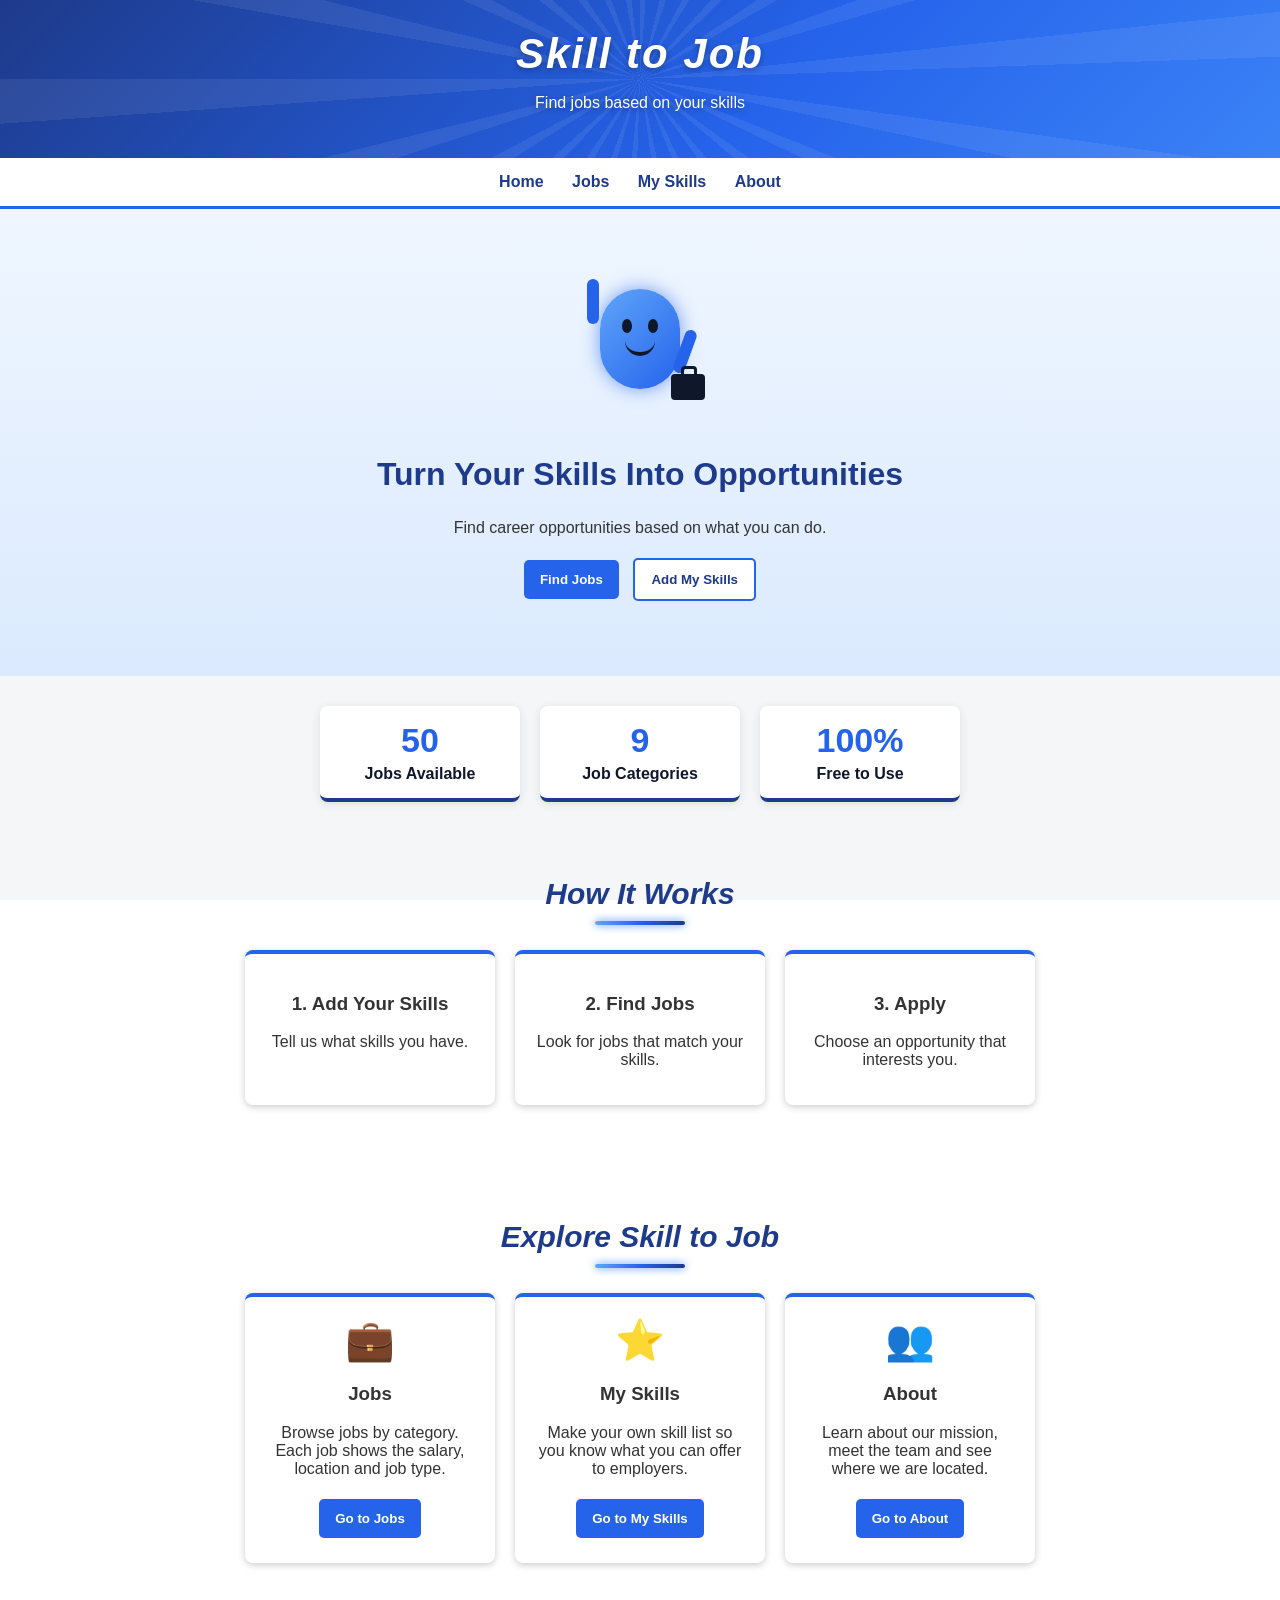
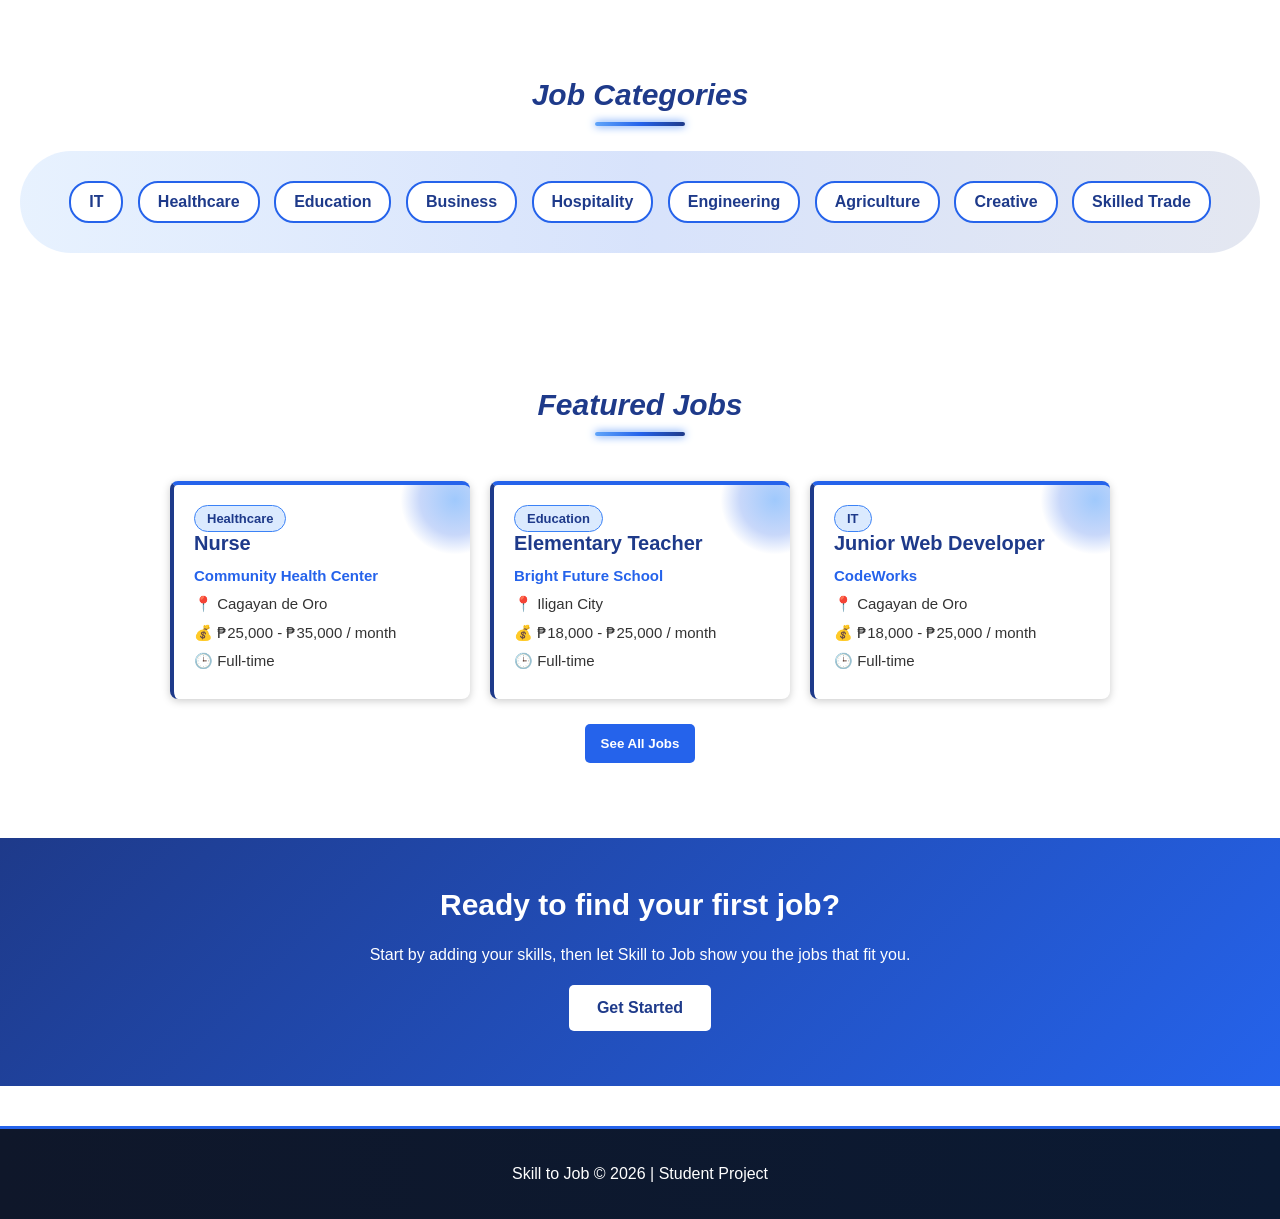
<file: index.html>
<!DOCTYPE html>
<html>
<head>
    <title>Skill to Job - Home</title>
    <link rel="stylesheet" href="style.css">
</head>

<body>

<header>
    <h1>Skill to Job</h1>
    <p>Find jobs based on your skills</p>
</header>

<nav>
    <a href="index.html">Home</a>
    <a href="jobs.html">Jobs</a>
    <a href="skills.html">My Skills</a>
    <a href="about.html">About</a>
</nav>


<!-- ===== HERO ===== -->
<section class="hero">

    <div class="mascot">
        <div class="mascot-body">
            <div class="eye left"></div>
            <div class="eye right"></div>
            <div class="smile"></div>
        </div>
        <div class="arm wave"></div>
        <div class="arm hold"></div>
        <div class="briefcase"></div>
    </div>

    <h2>Turn Your Skills Into Opportunities</h2>

    <p>Find career opportunities based on what you can do.</p>

    <a href="jobs.html">
        <button>Find Jobs</button>
    </a>

    <a href="skills.html">
        <button class="btn-outline">Add My Skills</button>
    </a>

</section>


<!-- ===== NUMBERS ===== -->
<section class="stats">

    <div class="stat">
        <h3>50</h3>
        <p>Jobs Available</p>
    </div>

    <div class="stat">
        <h3>9</h3>
        <p>Job Categories</p>
    </div>

    <div class="stat">
        <h3>100%</h3>
        <p>Free to Use</p>
    </div>

</section>


<!-- ===== HOW IT WORKS ===== -->
<section class="home-content">

    <h2 class="section-title">How It Works</h2>

    <div class="steps">

        <div class="step">
            <h3>1. Add Your Skills</h3>
            <p>Tell us what skills you have.</p>
        </div>

        <div class="step">
            <h3>2. Find Jobs</h3>
            <p>Look for jobs that match your skills.</p>
        </div>

        <div class="step">
            <h3>3. Apply</h3>
            <p>Choose an opportunity that interests you.</p>
        </div>

    </div>

</section>


<!-- ===== OUR PAGES ===== -->
<section class="home-content">

    <h2 class="section-title">Explore Skill to Job</h2>

    <div class="steps">

        <div class="step page-card">
            <div class="page-icon">💼</div>
            <h3>Jobs</h3>
            <p>Browse jobs by category. Each job shows the salary, location and job type.</p>
            <a href="jobs.html"><button>Go to Jobs</button></a>
        </div>

        <div class="step page-card">
            <div class="page-icon">⭐</div>
            <h3>My Skills</h3>
            <p>Make your own skill list so you know what you can offer to employers.</p>
            <a href="skills.html"><button>Go to My Skills</button></a>
        </div>

        <div class="step page-card">
            <div class="page-icon">👥</div>
            <h3>About</h3>
            <p>Learn about our mission, meet the team and see where we are located.</p>
            <a href="about.html"><button>Go to About</button></a>
        </div>

    </div>

</section>


<!-- ===== CATEGORIES ===== -->
<section class="home-content">

    <h2 class="section-title">Job Categories</h2>

    <div class="filter">
        <a href="jobs.html#it">IT</a>
        <a href="jobs.html#healthcare">Healthcare</a>
        <a href="jobs.html#education">Education</a>
        <a href="jobs.html#business">Business</a>
        <a href="jobs.html#hospitality">Hospitality</a>
        <a href="jobs.html#engineering">Engineering</a>
        <a href="jobs.html#agriculture">Agriculture</a>
        <a href="jobs.html#creative">Creative</a>
        <a href="jobs.html#skilled-trade">Skilled Trade</a>
    </div>

</section>


<!-- ===== FEATURED JOBS ===== -->
<section class="home-content">

    <h2 class="section-title">Featured Jobs</h2>

    <div class="job-container">

        <div class="job-card">
            <span class="category">Healthcare</span>
            <h3>Nurse</h3>
            <p class="company">Community Health Center</p>
            <p>📍 Cagayan de Oro</p>
            <p>💰 ₱25,000 - ₱35,000 / month</p>
            <p>🕒 Full-time</p>
        </div>

        <div class="job-card">
            <span class="category">Education</span>
            <h3>Elementary Teacher</h3>
            <p class="company">Bright Future School</p>
            <p>📍 Iligan City</p>
            <p>💰 ₱18,000 - ₱25,000 / month</p>
            <p>🕒 Full-time</p>
        </div>

        <div class="job-card">
            <span class="category">IT</span>
            <h3>Junior Web Developer</h3>
            <p class="company">CodeWorks</p>
            <p>📍 Cagayan de Oro</p>
            <p>💰 ₱18,000 - ₱25,000 / month</p>
            <p>🕒 Full-time</p>
        </div>

    </div>

    <a href="jobs.html">
        <button>See All Jobs</button>
    </a>

</section>


<!-- ===== CALL TO ACTION ===== -->
<section class="cta">

    <h2>Ready to find your first job?</h2>

    <p>Start by adding your skills, then let Skill to Job show you the jobs that fit you.</p>

    <a href="skills.html">
        <button>Get Started</button>
    </a>

</section>


<footer>
    <p>Skill to Job &copy; 2026 | Student Project</p>
</footer>

</body>
</html>
</file>
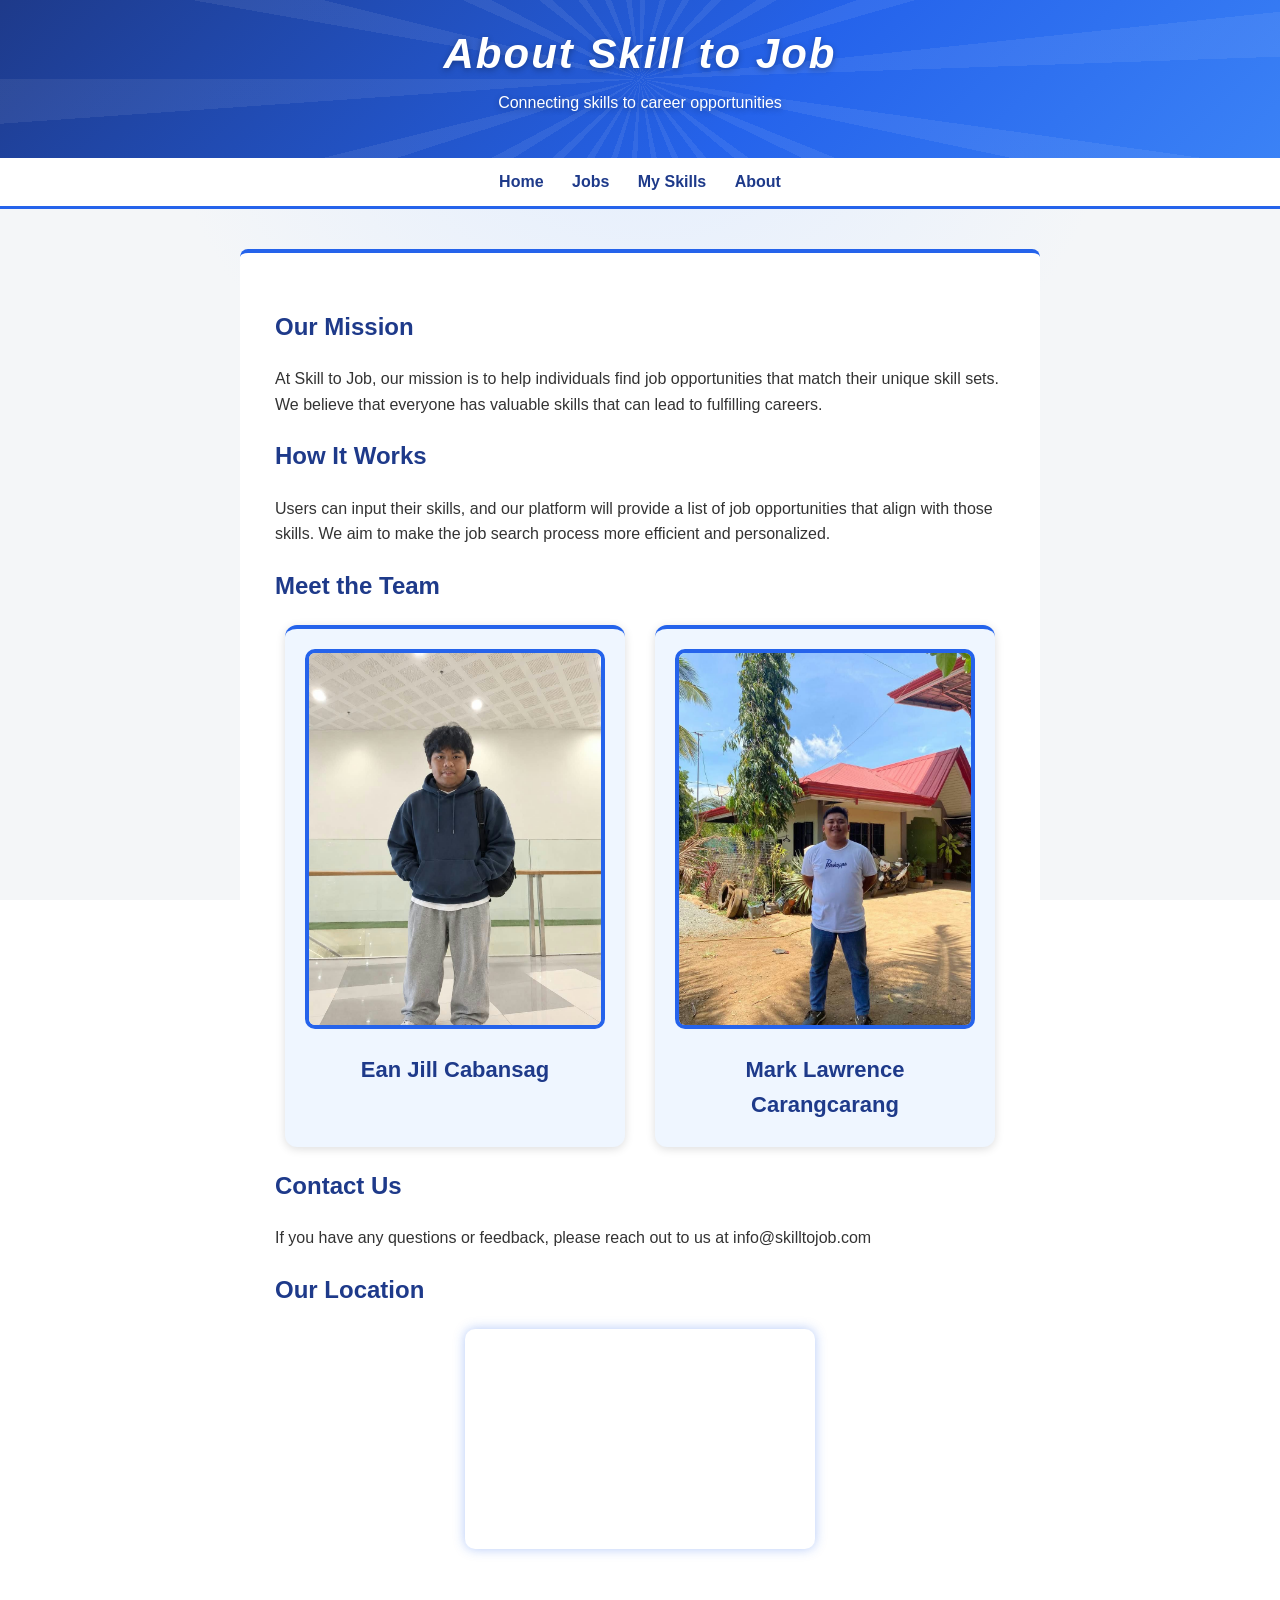
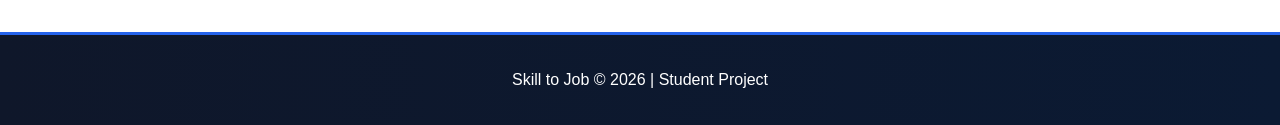
<file: about.html>
<!DOCTYPE html>
<html>
    <head>
        <title>About Us</title>
        <link rel="stylesheet" href="style.css">
    </head>
    <body>

        <header>
            <h1>About Skill to Job</h1>
            <p>Connecting skills to career opportunities</p>
        </header>

        <nav>
            <a href="index.html">Home</a>
            <a href="jobs.html">Jobs</a>
            <a href="skills.html">My Skills</a>
            <a href="about.html">About</a>
        </nav>

        <section class="about-page">
            <h2>Our Mission</h2>
            <p>At Skill to Job, our mission is to help individuals find job opportunities that match their unique skill sets. We believe that everyone has valuable skills that can lead to fulfilling careers.</p>

            <h2>How It Works</h2>
            <p>Users can input their skills, and our platform will provide a list of job opportunities that align with those skills. We aim to make the job search process more efficient and personalized.</p>


            <!-- OUR TEAM -->
            <h2>Meet the Team</h2>

            <div class="team">

                <div class="team-member">
                    <img src="EanJill.jpeg" alt="Photo of Ean Jill Cabansag">
                    <h3>Ean Jill Cabansag</h3>
                </div>

                <div class="team-member">
                    <img src="Mark.jpeg" alt="Photo of Mark Lawrence Carangcarang">
                    <h3>Mark Lawrence Carangcarang</h3>
                </div>

            </div>


            <h2>Contact Us</h2>
            <p>If you have any questions or feedback, please reach out to us at info@skilltojob.com</p>


            <!-- LOCATION (small map) -->
            <h2>Our Location</h2>

            <div class="map-box">
                <iframe src="https://www.google.com/maps/embed?pb=!1m14!1m12!1m3!1d29664.104061287886!2d124.83917521250069!3d8.431296789039735!2m3!1f0!2f0!3f0!3m2!1i1024!2i768!4f13.1!5e0!3m2!1sen!2sph!4v1792198279451!5m2!1sen!2sph" width="350" height="220" style="border:0;" allowfullscreen="" loading="lazy" referrerpolicy="strict-origin-when-cross-origin"></iframe>
            </div>
        </section>


        <footer>
            <p>Skill to Job &copy; 2026 | Student Project</p>
        </footer>

    </body>
</html>
</file>
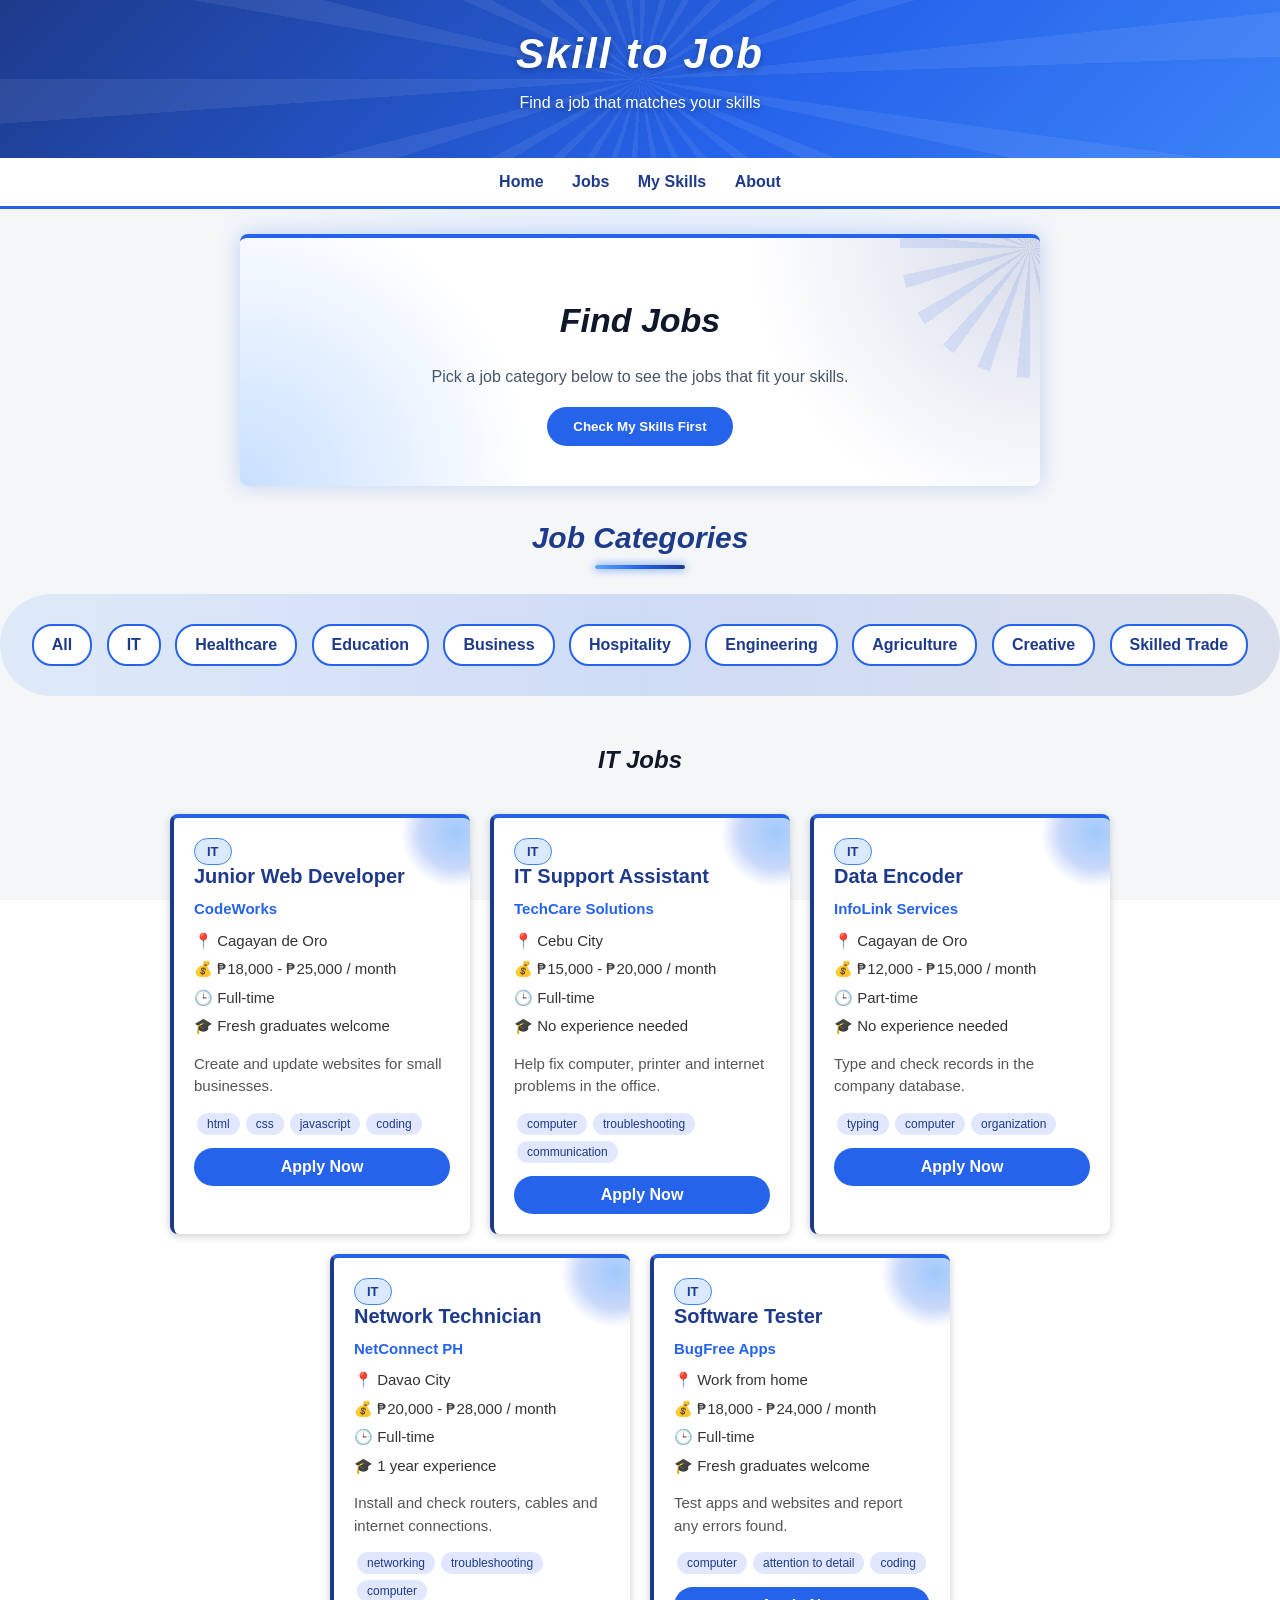
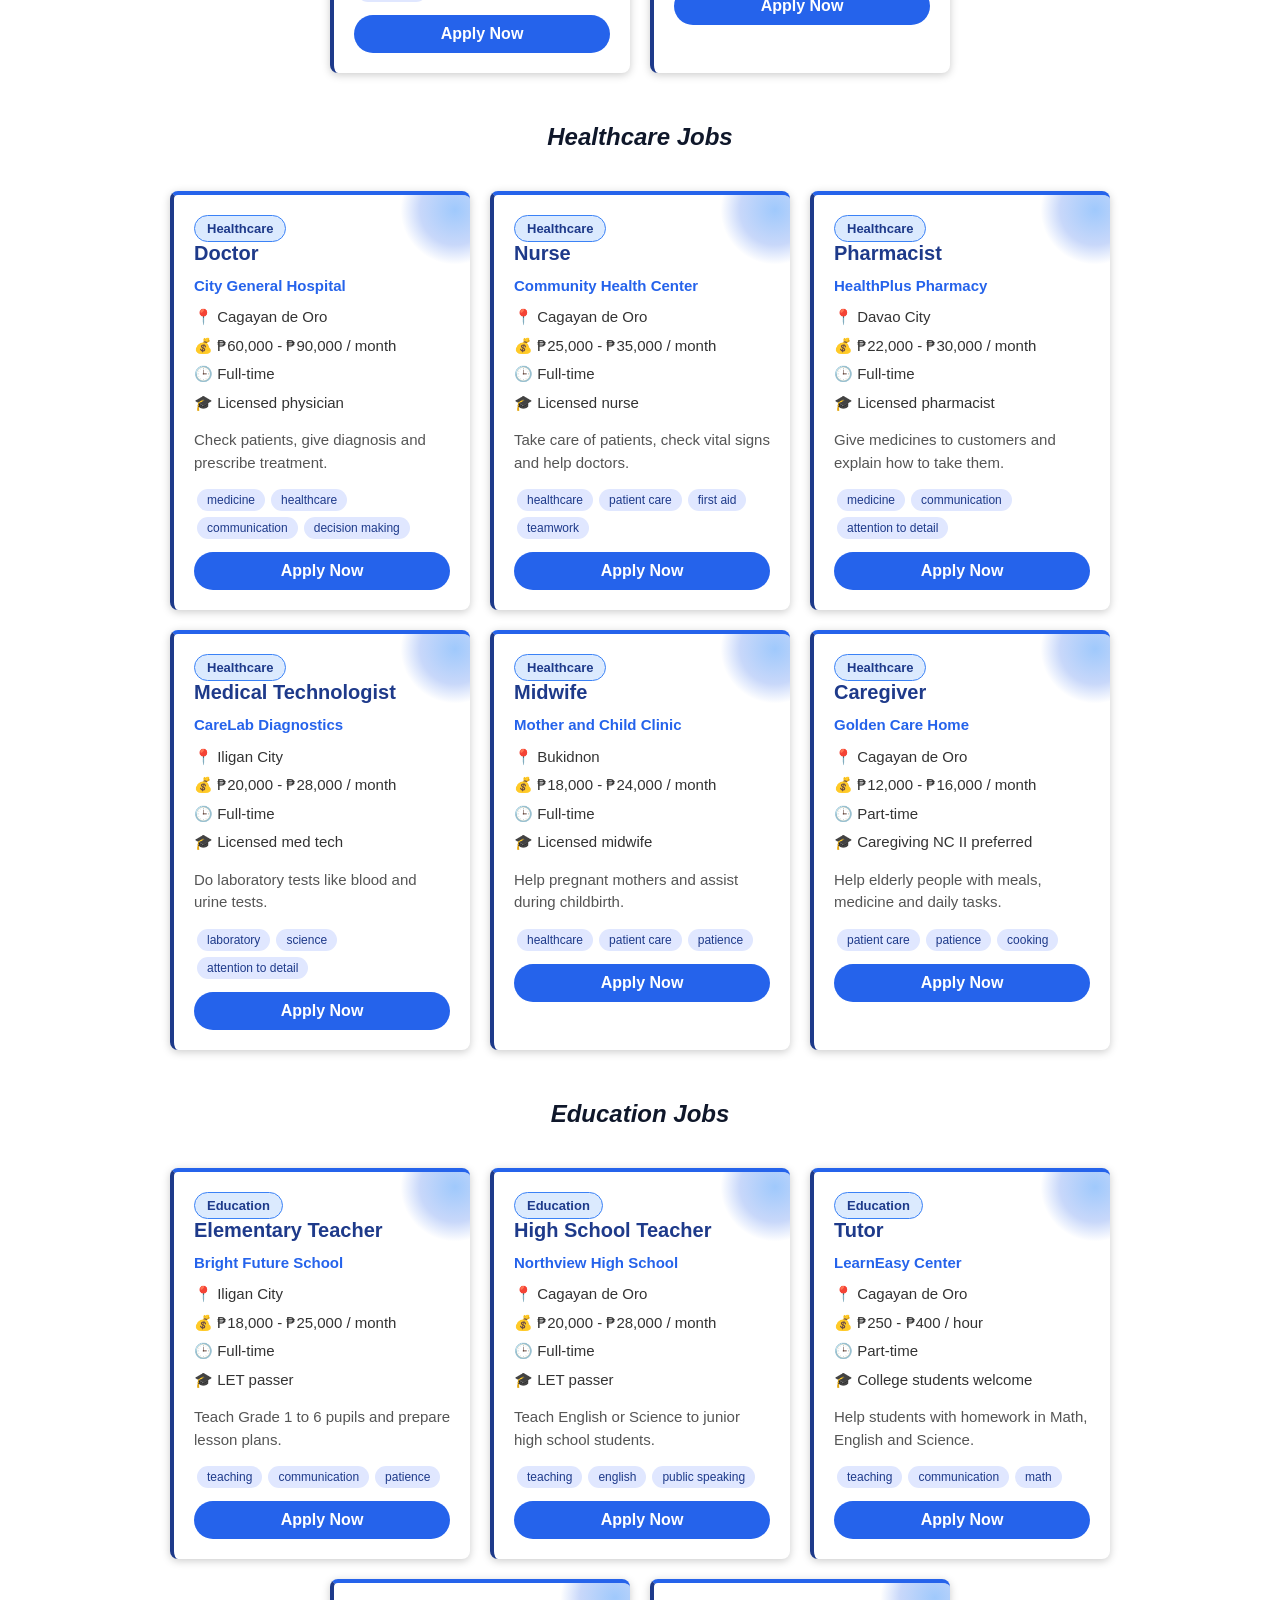
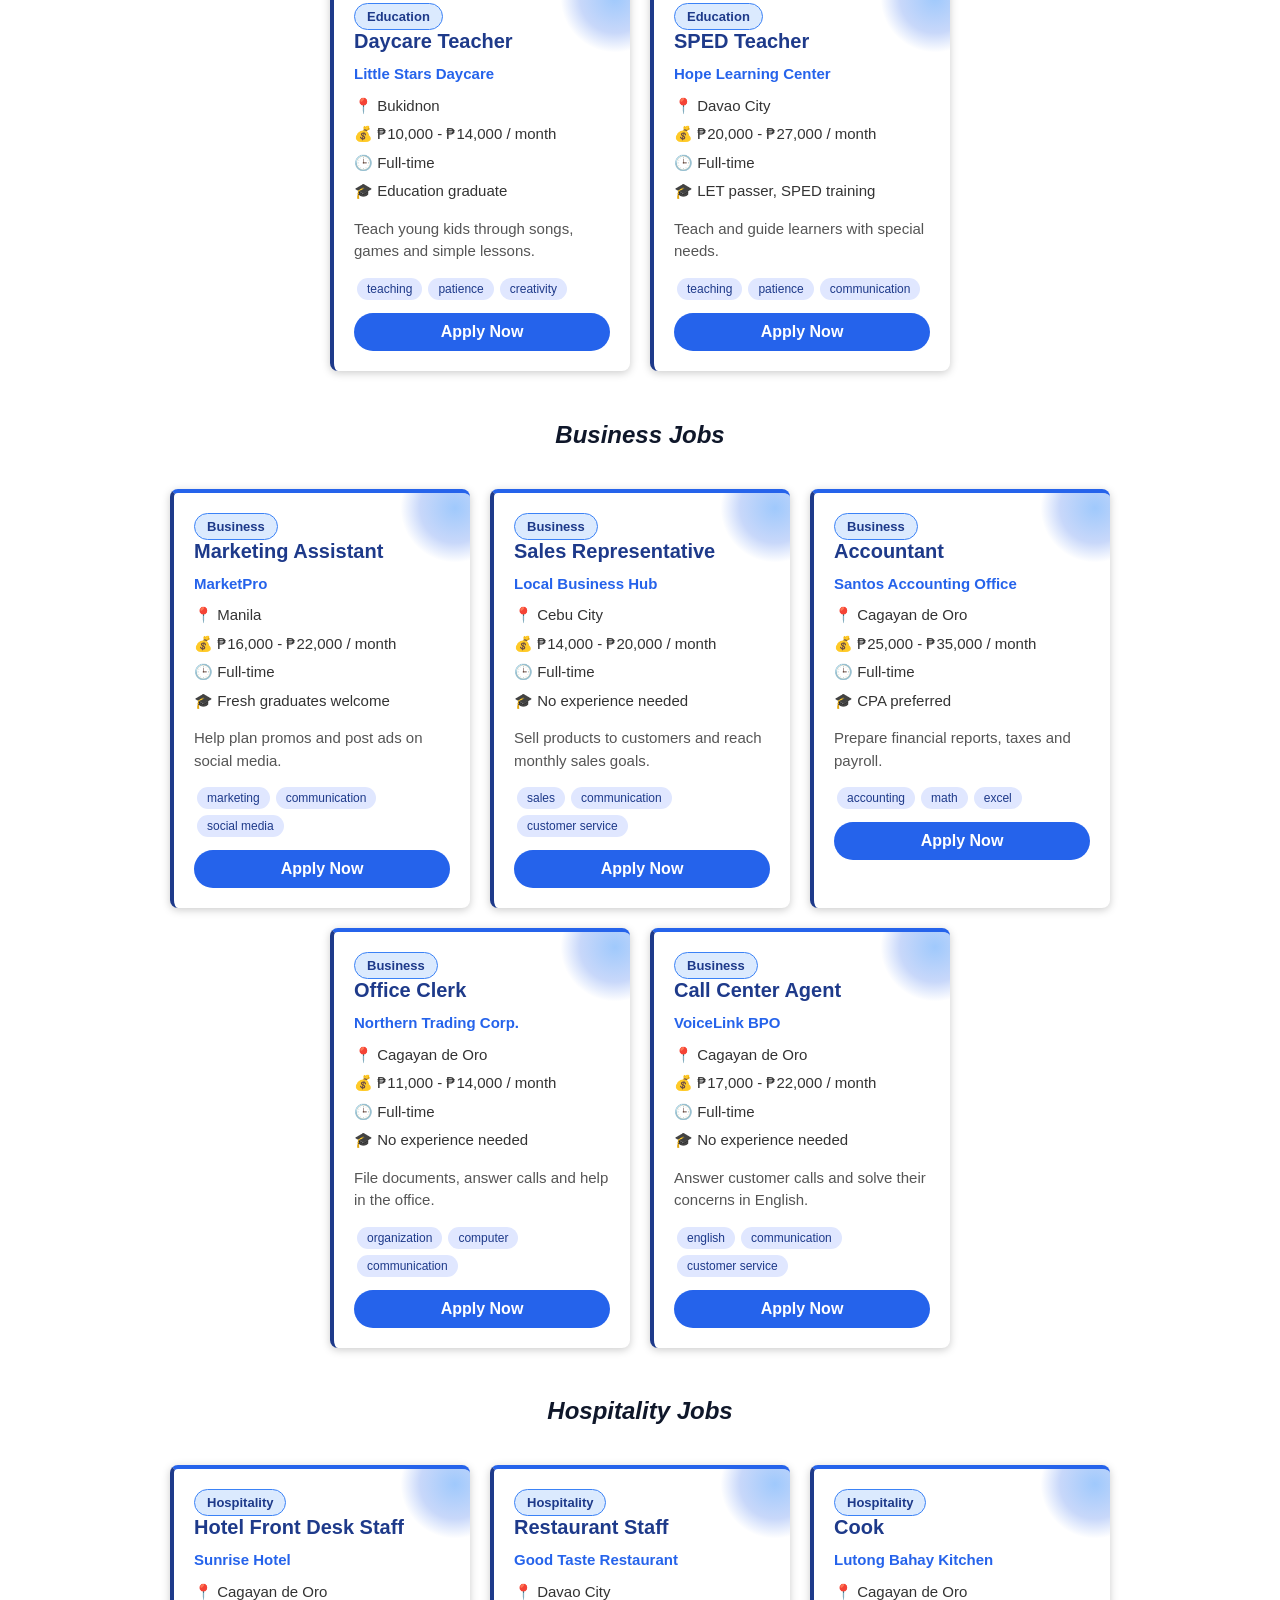
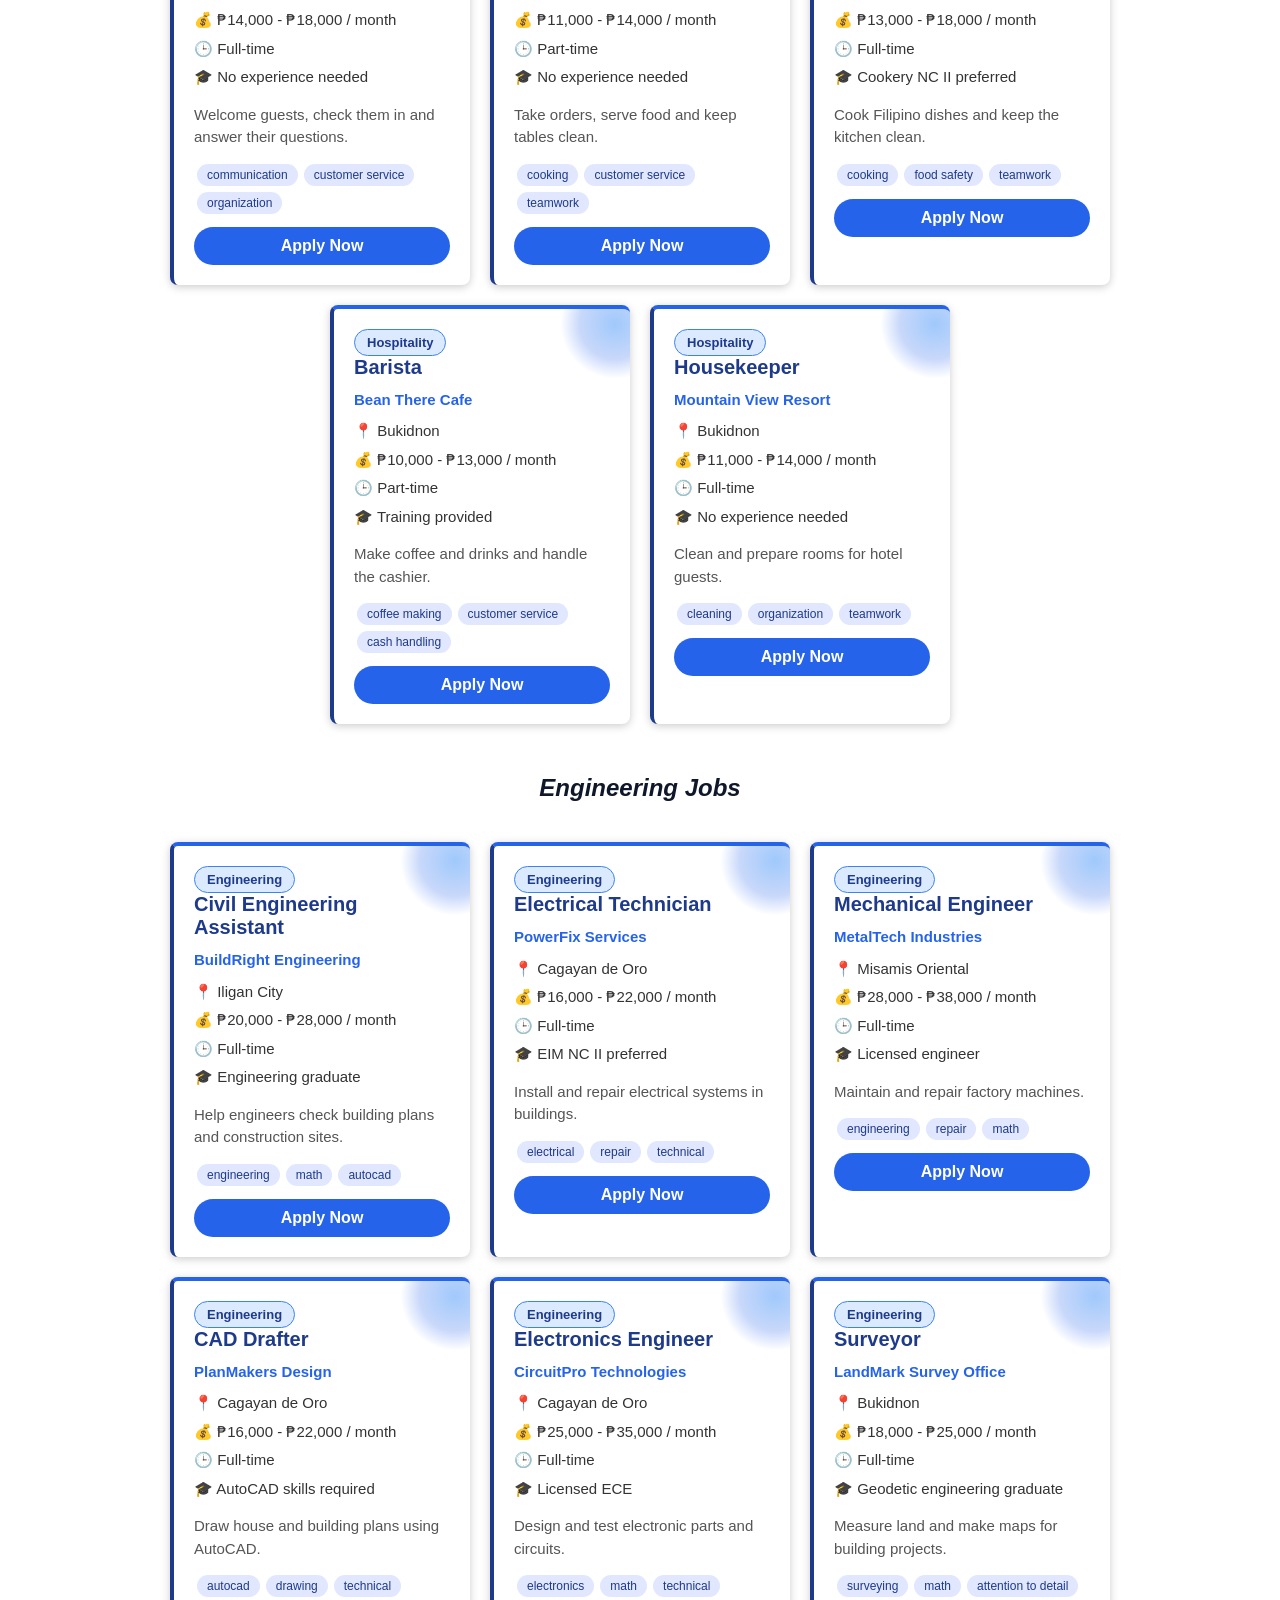
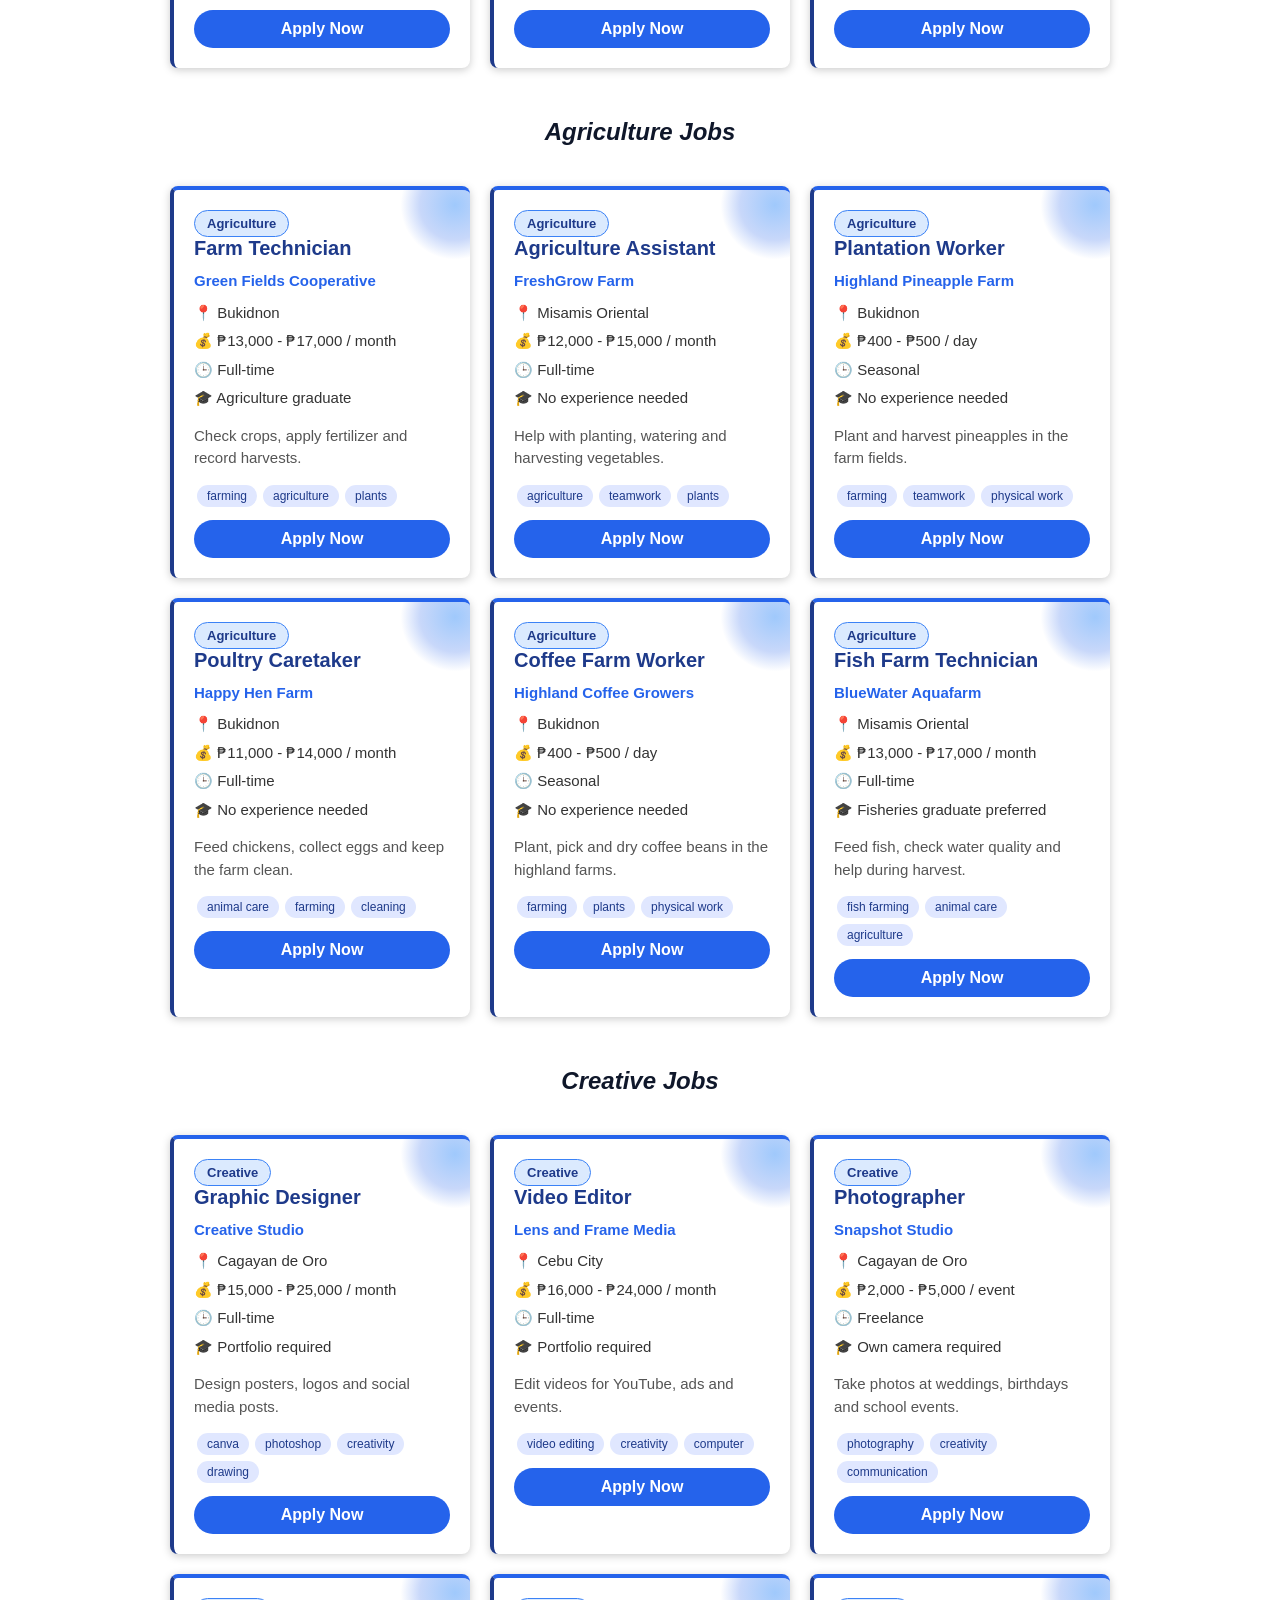
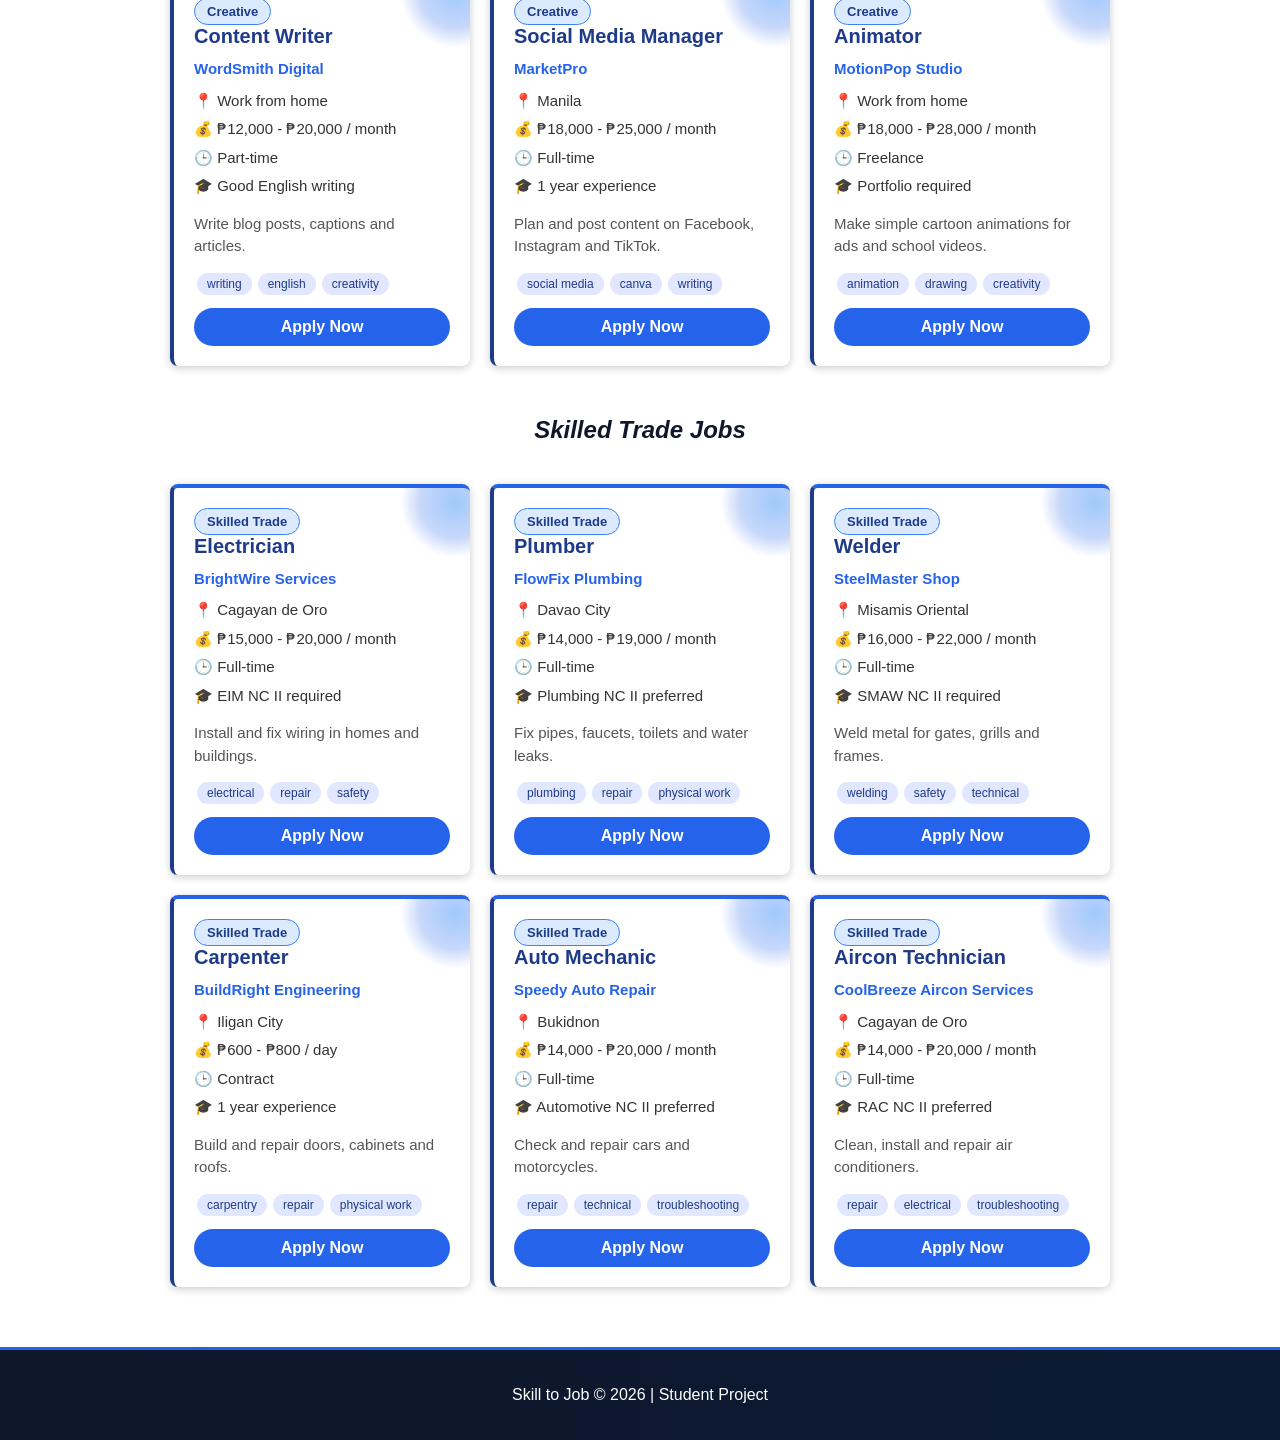
<file: jobs.html>
<!DOCTYPE html>
<html>
<head>
    <title>Skill to Job - Jobs</title>
    <link rel="stylesheet" href="style.css">
</head>

<body>

<header>
    <h1>Skill to Job</h1>
    <p>Find a job that matches your skills</p>
</header>

<nav>
    <a href="index.html">Home</a>
    <a href="jobs.html">Jobs</a>
    <a href="skills.html">My Skills</a>
    <a href="about.html">About</a>
</nav>

<section class="search-box">

    <h2>Find Jobs</h2>

    <p>Pick a job category below to see the jobs that fit your skills.</p>

    <a href="skills.html">
        <button>Check My Skills First</button>
    </a>

</section>

<section>

    <h2 class="section-title">Job Categories</h2>

    <div class="filter">
        <a href="jobs.html">All</a>
        <a href="#it">IT</a>
        <a href="#healthcare">Healthcare</a>
        <a href="#education">Education</a>
        <a href="#business">Business</a>
        <a href="#hospitality">Hospitality</a>
        <a href="#engineering">Engineering</a>
        <a href="#agriculture">Agriculture</a>
        <a href="#creative">Creative</a>
        <a href="#skilled-trade">Skilled Trade</a>
    </div>

</section>

<section class="cat-section" id="it">
    <h2 class="cat-title">IT Jobs</h2>
    <div class="job-container">
        <div class="job-card">
            <span class="category">IT</span>
            <h3>Junior Web Developer</h3>
            <p class="company">CodeWorks</p>
            <p class="info">📍 Cagayan de Oro<br>💰 ₱18,000 - ₱25,000 / month<br>🕒 Full-time<br>🎓 Fresh graduates welcome</p>
            <p class="description">Create and update websites for small businesses.</p>
            <div class="skill-tags"><span>html</span><span>css</span><span>javascript</span><span>coding</span></div>
            <a class="apply-btn" href="mailto:info@skilltojob.com">Apply Now</a>
        </div>
        <div class="job-card">
            <span class="category">IT</span>
            <h3>IT Support Assistant</h3>
            <p class="company">TechCare Solutions</p>
            <p class="info">📍 Cebu City<br>💰 ₱15,000 - ₱20,000 / month<br>🕒 Full-time<br>🎓 No experience needed</p>
            <p class="description">Help fix computer, printer and internet problems in the office.</p>
            <div class="skill-tags"><span>computer</span><span>troubleshooting</span><span>communication</span></div>
            <a class="apply-btn" href="mailto:info@skilltojob.com">Apply Now</a>
        </div>
        <div class="job-card">
            <span class="category">IT</span>
            <h3>Data Encoder</h3>
            <p class="company">InfoLink Services</p>
            <p class="info">📍 Cagayan de Oro<br>💰 ₱12,000 - ₱15,000 / month<br>🕒 Part-time<br>🎓 No experience needed</p>
            <p class="description">Type and check records in the company database.</p>
            <div class="skill-tags"><span>typing</span><span>computer</span><span>organization</span></div>
            <a class="apply-btn" href="mailto:info@skilltojob.com">Apply Now</a>
        </div>
        <div class="job-card">
            <span class="category">IT</span>
            <h3>Network Technician</h3>
            <p class="company">NetConnect PH</p>
            <p class="info">📍 Davao City<br>💰 ₱20,000 - ₱28,000 / month<br>🕒 Full-time<br>🎓 1 year experience</p>
            <p class="description">Install and check routers, cables and internet connections.</p>
            <div class="skill-tags"><span>networking</span><span>troubleshooting</span><span>computer</span></div>
            <a class="apply-btn" href="mailto:info@skilltojob.com">Apply Now</a>
        </div>
        <div class="job-card">
            <span class="category">IT</span>
            <h3>Software Tester</h3>
            <p class="company">BugFree Apps</p>
            <p class="info">📍 Work from home<br>💰 ₱18,000 - ₱24,000 / month<br>🕒 Full-time<br>🎓 Fresh graduates welcome</p>
            <p class="description">Test apps and websites and report any errors found.</p>
            <div class="skill-tags"><span>computer</span><span>attention to detail</span><span>coding</span></div>
            <a class="apply-btn" href="mailto:info@skilltojob.com">Apply Now</a>
        </div>
    </div>
</section>

<section class="cat-section" id="healthcare">
    <h2 class="cat-title">Healthcare Jobs</h2>
    <div class="job-container">
        <div class="job-card">
            <span class="category">Healthcare</span>
            <h3>Doctor</h3>
            <p class="company">City General Hospital</p>
            <p class="info">📍 Cagayan de Oro<br>💰 ₱60,000 - ₱90,000 / month<br>🕒 Full-time<br>🎓 Licensed physician</p>
            <p class="description">Check patients, give diagnosis and prescribe treatment.</p>
            <div class="skill-tags"><span>medicine</span><span>healthcare</span><span>communication</span><span>decision making</span></div>
            <a class="apply-btn" href="mailto:info@skilltojob.com">Apply Now</a>
        </div>
        <div class="job-card">
            <span class="category">Healthcare</span>
            <h3>Nurse</h3>
            <p class="company">Community Health Center</p>
            <p class="info">📍 Cagayan de Oro<br>💰 ₱25,000 - ₱35,000 / month<br>🕒 Full-time<br>🎓 Licensed nurse</p>
            <p class="description">Take care of patients, check vital signs and help doctors.</p>
            <div class="skill-tags"><span>healthcare</span><span>patient care</span><span>first aid</span><span>teamwork</span></div>
            <a class="apply-btn" href="mailto:info@skilltojob.com">Apply Now</a>
        </div>
        <div class="job-card">
            <span class="category">Healthcare</span>
            <h3>Pharmacist</h3>
            <p class="company">HealthPlus Pharmacy</p>
            <p class="info">📍 Davao City<br>💰 ₱22,000 - ₱30,000 / month<br>🕒 Full-time<br>🎓 Licensed pharmacist</p>
            <p class="description">Give medicines to customers and explain how to take them.</p>
            <div class="skill-tags"><span>medicine</span><span>communication</span><span>attention to detail</span></div>
            <a class="apply-btn" href="mailto:info@skilltojob.com">Apply Now</a>
        </div>
        <div class="job-card">
            <span class="category">Healthcare</span>
            <h3>Medical Technologist</h3>
            <p class="company">CareLab Diagnostics</p>
            <p class="info">📍 Iligan City<br>💰 ₱20,000 - ₱28,000 / month<br>🕒 Full-time<br>🎓 Licensed med tech</p>
            <p class="description">Do laboratory tests like blood and urine tests.</p>
            <div class="skill-tags"><span>laboratory</span><span>science</span><span>attention to detail</span></div>
            <a class="apply-btn" href="mailto:info@skilltojob.com">Apply Now</a>
        </div>
        <div class="job-card">
            <span class="category">Healthcare</span>
            <h3>Midwife</h3>
            <p class="company">Mother and Child Clinic</p>
            <p class="info">📍 Bukidnon<br>💰 ₱18,000 - ₱24,000 / month<br>🕒 Full-time<br>🎓 Licensed midwife</p>
            <p class="description">Help pregnant mothers and assist during childbirth.</p>
            <div class="skill-tags"><span>healthcare</span><span>patient care</span><span>patience</span></div>
            <a class="apply-btn" href="mailto:info@skilltojob.com">Apply Now</a>
        </div>
        <div class="job-card">
            <span class="category">Healthcare</span>
            <h3>Caregiver</h3>
            <p class="company">Golden Care Home</p>
            <p class="info">📍 Cagayan de Oro<br>💰 ₱12,000 - ₱16,000 / month<br>🕒 Part-time<br>🎓 Caregiving NC II preferred</p>
            <p class="description">Help elderly people with meals, medicine and daily tasks.</p>
            <div class="skill-tags"><span>patient care</span><span>patience</span><span>cooking</span></div>
            <a class="apply-btn" href="mailto:info@skilltojob.com">Apply Now</a>
        </div>
    </div>
</section>

<section class="cat-section" id="education">
    <h2 class="cat-title">Education Jobs</h2>
    <div class="job-container">
        <div class="job-card">
            <span class="category">Education</span>
            <h3>Elementary Teacher</h3>
            <p class="company">Bright Future School</p>
            <p class="info">📍 Iligan City<br>💰 ₱18,000 - ₱25,000 / month<br>🕒 Full-time<br>🎓 LET passer</p>
            <p class="description">Teach Grade 1 to 6 pupils and prepare lesson plans.</p>
            <div class="skill-tags"><span>teaching</span><span>communication</span><span>patience</span></div>
            <a class="apply-btn" href="mailto:info@skilltojob.com">Apply Now</a>
        </div>
        <div class="job-card">
            <span class="category">Education</span>
            <h3>High School Teacher</h3>
            <p class="company">Northview High School</p>
            <p class="info">📍 Cagayan de Oro<br>💰 ₱20,000 - ₱28,000 / month<br>🕒 Full-time<br>🎓 LET passer</p>
            <p class="description">Teach English or Science to junior high school students.</p>
            <div class="skill-tags"><span>teaching</span><span>english</span><span>public speaking</span></div>
            <a class="apply-btn" href="mailto:info@skilltojob.com">Apply Now</a>
        </div>
        <div class="job-card">
            <span class="category">Education</span>
            <h3>Tutor</h3>
            <p class="company">LearnEasy Center</p>
            <p class="info">📍 Cagayan de Oro<br>💰 ₱250 - ₱400 / hour<br>🕒 Part-time<br>🎓 College students welcome</p>
            <p class="description">Help students with homework in Math, English and Science.</p>
            <div class="skill-tags"><span>teaching</span><span>communication</span><span>math</span></div>
            <a class="apply-btn" href="mailto:info@skilltojob.com">Apply Now</a>
        </div>
        <div class="job-card">
            <span class="category">Education</span>
            <h3>Daycare Teacher</h3>
            <p class="company">Little Stars Daycare</p>
            <p class="info">📍 Bukidnon<br>💰 ₱10,000 - ₱14,000 / month<br>🕒 Full-time<br>🎓 Education graduate</p>
            <p class="description">Teach young kids through songs, games and simple lessons.</p>
            <div class="skill-tags"><span>teaching</span><span>patience</span><span>creativity</span></div>
            <a class="apply-btn" href="mailto:info@skilltojob.com">Apply Now</a>
        </div>
        <div class="job-card">
            <span class="category">Education</span>
            <h3>SPED Teacher</h3>
            <p class="company">Hope Learning Center</p>
            <p class="info">📍 Davao City<br>💰 ₱20,000 - ₱27,000 / month<br>🕒 Full-time<br>🎓 LET passer, SPED training</p>
            <p class="description">Teach and guide learners with special needs.</p>
            <div class="skill-tags"><span>teaching</span><span>patience</span><span>communication</span></div>
            <a class="apply-btn" href="mailto:info@skilltojob.com">Apply Now</a>
        </div>
    </div>
</section>

<section class="cat-section" id="business">
    <h2 class="cat-title">Business Jobs</h2>
    <div class="job-container">
        <div class="job-card">
            <span class="category">Business</span>
            <h3>Marketing Assistant</h3>
            <p class="company">MarketPro</p>
            <p class="info">📍 Manila<br>💰 ₱16,000 - ₱22,000 / month<br>🕒 Full-time<br>🎓 Fresh graduates welcome</p>
            <p class="description">Help plan promos and post ads on social media.</p>
            <div class="skill-tags"><span>marketing</span><span>communication</span><span>social media</span></div>
            <a class="apply-btn" href="mailto:info@skilltojob.com">Apply Now</a>
        </div>
        <div class="job-card">
            <span class="category">Business</span>
            <h3>Sales Representative</h3>
            <p class="company">Local Business Hub</p>
            <p class="info">📍 Cebu City<br>💰 ₱14,000 - ₱20,000 / month<br>🕒 Full-time<br>🎓 No experience needed</p>
            <p class="description">Sell products to customers and reach monthly sales goals.</p>
            <div class="skill-tags"><span>sales</span><span>communication</span><span>customer service</span></div>
            <a class="apply-btn" href="mailto:info@skilltojob.com">Apply Now</a>
        </div>
        <div class="job-card">
            <span class="category">Business</span>
            <h3>Accountant</h3>
            <p class="company">Santos Accounting Office</p>
            <p class="info">📍 Cagayan de Oro<br>💰 ₱25,000 - ₱35,000 / month<br>🕒 Full-time<br>🎓 CPA preferred</p>
            <p class="description">Prepare financial reports, taxes and payroll.</p>
            <div class="skill-tags"><span>accounting</span><span>math</span><span>excel</span></div>
            <a class="apply-btn" href="mailto:info@skilltojob.com">Apply Now</a>
        </div>
        <div class="job-card">
            <span class="category">Business</span>
            <h3>Office Clerk</h3>
            <p class="company">Northern Trading Corp.</p>
            <p class="info">📍 Cagayan de Oro<br>💰 ₱11,000 - ₱14,000 / month<br>🕒 Full-time<br>🎓 No experience needed</p>
            <p class="description">File documents, answer calls and help in the office.</p>
            <div class="skill-tags"><span>organization</span><span>computer</span><span>communication</span></div>
            <a class="apply-btn" href="mailto:info@skilltojob.com">Apply Now</a>
        </div>
        <div class="job-card">
            <span class="category">Business</span>
            <h3>Call Center Agent</h3>
            <p class="company">VoiceLink BPO</p>
            <p class="info">📍 Cagayan de Oro<br>💰 ₱17,000 - ₱22,000 / month<br>🕒 Full-time<br>🎓 No experience needed</p>
            <p class="description">Answer customer calls and solve their concerns in English.</p>
            <div class="skill-tags"><span>english</span><span>communication</span><span>customer service</span></div>
            <a class="apply-btn" href="mailto:info@skilltojob.com">Apply Now</a>
        </div>
    </div>
</section>

<section class="cat-section" id="hospitality">
    <h2 class="cat-title">Hospitality Jobs</h2>
    <div class="job-container">
        <div class="job-card">
            <span class="category">Hospitality</span>
            <h3>Hotel Front Desk Staff</h3>
            <p class="company">Sunrise Hotel</p>
            <p class="info">📍 Cagayan de Oro<br>💰 ₱14,000 - ₱18,000 / month<br>🕒 Full-time<br>🎓 No experience needed</p>
            <p class="description">Welcome guests, check them in and answer their questions.</p>
            <div class="skill-tags"><span>communication</span><span>customer service</span><span>organization</span></div>
            <a class="apply-btn" href="mailto:info@skilltojob.com">Apply Now</a>
        </div>
        <div class="job-card">
            <span class="category">Hospitality</span>
            <h3>Restaurant Staff</h3>
            <p class="company">Good Taste Restaurant</p>
            <p class="info">📍 Davao City<br>💰 ₱11,000 - ₱14,000 / month<br>🕒 Part-time<br>🎓 No experience needed</p>
            <p class="description">Take orders, serve food and keep tables clean.</p>
            <div class="skill-tags"><span>cooking</span><span>customer service</span><span>teamwork</span></div>
            <a class="apply-btn" href="mailto:info@skilltojob.com">Apply Now</a>
        </div>
        <div class="job-card">
            <span class="category">Hospitality</span>
            <h3>Cook</h3>
            <p class="company">Lutong Bahay Kitchen</p>
            <p class="info">📍 Cagayan de Oro<br>💰 ₱13,000 - ₱18,000 / month<br>🕒 Full-time<br>🎓 Cookery NC II preferred</p>
            <p class="description">Cook Filipino dishes and keep the kitchen clean.</p>
            <div class="skill-tags"><span>cooking</span><span>food safety</span><span>teamwork</span></div>
            <a class="apply-btn" href="mailto:info@skilltojob.com">Apply Now</a>
        </div>
        <div class="job-card">
            <span class="category">Hospitality</span>
            <h3>Barista</h3>
            <p class="company">Bean There Cafe</p>
            <p class="info">📍 Bukidnon<br>💰 ₱10,000 - ₱13,000 / month<br>🕒 Part-time<br>🎓 Training provided</p>
            <p class="description">Make coffee and drinks and handle the cashier.</p>
            <div class="skill-tags"><span>coffee making</span><span>customer service</span><span>cash handling</span></div>
            <a class="apply-btn" href="mailto:info@skilltojob.com">Apply Now</a>
        </div>
        <div class="job-card">
            <span class="category">Hospitality</span>
            <h3>Housekeeper</h3>
            <p class="company">Mountain View Resort</p>
            <p class="info">📍 Bukidnon<br>💰 ₱11,000 - ₱14,000 / month<br>🕒 Full-time<br>🎓 No experience needed</p>
            <p class="description">Clean and prepare rooms for hotel guests.</p>
            <div class="skill-tags"><span>cleaning</span><span>organization</span><span>teamwork</span></div>
            <a class="apply-btn" href="mailto:info@skilltojob.com">Apply Now</a>
        </div>
    </div>
</section>

<section class="cat-section" id="engineering">
    <h2 class="cat-title">Engineering Jobs</h2>
    <div class="job-container">
        <div class="job-card">
            <span class="category">Engineering</span>
            <h3>Civil Engineering Assistant</h3>
            <p class="company">BuildRight Engineering</p>
            <p class="info">📍 Iligan City<br>💰 ₱20,000 - ₱28,000 / month<br>🕒 Full-time<br>🎓 Engineering graduate</p>
            <p class="description">Help engineers check building plans and construction sites.</p>
            <div class="skill-tags"><span>engineering</span><span>math</span><span>autocad</span></div>
            <a class="apply-btn" href="mailto:info@skilltojob.com">Apply Now</a>
        </div>
        <div class="job-card">
            <span class="category">Engineering</span>
            <h3>Electrical Technician</h3>
            <p class="company">PowerFix Services</p>
            <p class="info">📍 Cagayan de Oro<br>💰 ₱16,000 - ₱22,000 / month<br>🕒 Full-time<br>🎓 EIM NC II preferred</p>
            <p class="description">Install and repair electrical systems in buildings.</p>
            <div class="skill-tags"><span>electrical</span><span>repair</span><span>technical</span></div>
            <a class="apply-btn" href="mailto:info@skilltojob.com">Apply Now</a>
        </div>
        <div class="job-card">
            <span class="category">Engineering</span>
            <h3>Mechanical Engineer</h3>
            <p class="company">MetalTech Industries</p>
            <p class="info">📍 Misamis Oriental<br>💰 ₱28,000 - ₱38,000 / month<br>🕒 Full-time<br>🎓 Licensed engineer</p>
            <p class="description">Maintain and repair factory machines.</p>
            <div class="skill-tags"><span>engineering</span><span>repair</span><span>math</span></div>
            <a class="apply-btn" href="mailto:info@skilltojob.com">Apply Now</a>
        </div>
        <div class="job-card">
            <span class="category">Engineering</span>
            <h3>CAD Drafter</h3>
            <p class="company">PlanMakers Design</p>
            <p class="info">📍 Cagayan de Oro<br>💰 ₱16,000 - ₱22,000 / month<br>🕒 Full-time<br>🎓 AutoCAD skills required</p>
            <p class="description">Draw house and building plans using AutoCAD.</p>
            <div class="skill-tags"><span>autocad</span><span>drawing</span><span>technical</span></div>
            <a class="apply-btn" href="mailto:info@skilltojob.com">Apply Now</a>
        </div>
        <div class="job-card">
            <span class="category">Engineering</span>
            <h3>Electronics Engineer</h3>
            <p class="company">CircuitPro Technologies</p>
            <p class="info">📍 Cagayan de Oro<br>💰 ₱25,000 - ₱35,000 / month<br>🕒 Full-time<br>🎓 Licensed ECE</p>
            <p class="description">Design and test electronic parts and circuits.</p>
            <div class="skill-tags"><span>electronics</span><span>math</span><span>technical</span></div>
            <a class="apply-btn" href="mailto:info@skilltojob.com">Apply Now</a>
        </div>
        <div class="job-card">
            <span class="category">Engineering</span>
            <h3>Surveyor</h3>
            <p class="company">LandMark Survey Office</p>
            <p class="info">📍 Bukidnon<br>💰 ₱18,000 - ₱25,000 / month<br>🕒 Full-time<br>🎓 Geodetic engineering graduate</p>
            <p class="description">Measure land and make maps for building projects.</p>
            <div class="skill-tags"><span>surveying</span><span>math</span><span>attention to detail</span></div>
            <a class="apply-btn" href="mailto:info@skilltojob.com">Apply Now</a>
        </div>
    </div>
</section>

<section class="cat-section" id="agriculture">
    <h2 class="cat-title">Agriculture Jobs</h2>
    <div class="job-container">
        <div class="job-card">
            <span class="category">Agriculture</span>
            <h3>Farm Technician</h3>
            <p class="company">Green Fields Cooperative</p>
            <p class="info">📍 Bukidnon<br>💰 ₱13,000 - ₱17,000 / month<br>🕒 Full-time<br>🎓 Agriculture graduate</p>
            <p class="description">Check crops, apply fertilizer and record harvests.</p>
            <div class="skill-tags"><span>farming</span><span>agriculture</span><span>plants</span></div>
            <a class="apply-btn" href="mailto:info@skilltojob.com">Apply Now</a>
        </div>
        <div class="job-card">
            <span class="category">Agriculture</span>
            <h3>Agriculture Assistant</h3>
            <p class="company">FreshGrow Farm</p>
            <p class="info">📍 Misamis Oriental<br>💰 ₱12,000 - ₱15,000 / month<br>🕒 Full-time<br>🎓 No experience needed</p>
            <p class="description">Help with planting, watering and harvesting vegetables.</p>
            <div class="skill-tags"><span>agriculture</span><span>teamwork</span><span>plants</span></div>
            <a class="apply-btn" href="mailto:info@skilltojob.com">Apply Now</a>
        </div>
        <div class="job-card">
            <span class="category">Agriculture</span>
            <h3>Plantation Worker</h3>
            <p class="company">Highland Pineapple Farm</p>
            <p class="info">📍 Bukidnon<br>💰 ₱400 - ₱500 / day<br>🕒 Seasonal<br>🎓 No experience needed</p>
            <p class="description">Plant and harvest pineapples in the farm fields.</p>
            <div class="skill-tags"><span>farming</span><span>teamwork</span><span>physical work</span></div>
            <a class="apply-btn" href="mailto:info@skilltojob.com">Apply Now</a>
        </div>
        <div class="job-card">
            <span class="category">Agriculture</span>
            <h3>Poultry Caretaker</h3>
            <p class="company">Happy Hen Farm</p>
            <p class="info">📍 Bukidnon<br>💰 ₱11,000 - ₱14,000 / month<br>🕒 Full-time<br>🎓 No experience needed</p>
            <p class="description">Feed chickens, collect eggs and keep the farm clean.</p>
            <div class="skill-tags"><span>animal care</span><span>farming</span><span>cleaning</span></div>
            <a class="apply-btn" href="mailto:info@skilltojob.com">Apply Now</a>
        </div>
        <div class="job-card">
            <span class="category">Agriculture</span>
            <h3>Coffee Farm Worker</h3>
            <p class="company">Highland Coffee Growers</p>
            <p class="info">📍 Bukidnon<br>💰 ₱400 - ₱500 / day<br>🕒 Seasonal<br>🎓 No experience needed</p>
            <p class="description">Plant, pick and dry coffee beans in the highland farms.</p>
            <div class="skill-tags"><span>farming</span><span>plants</span><span>physical work</span></div>
            <a class="apply-btn" href="mailto:info@skilltojob.com">Apply Now</a>
        </div>
        <div class="job-card">
            <span class="category">Agriculture</span>
            <h3>Fish Farm Technician</h3>
            <p class="company">BlueWater Aquafarm</p>
            <p class="info">📍 Misamis Oriental<br>💰 ₱13,000 - ₱17,000 / month<br>🕒 Full-time<br>🎓 Fisheries graduate preferred</p>
            <p class="description">Feed fish, check water quality and help during harvest.</p>
            <div class="skill-tags"><span>fish farming</span><span>animal care</span><span>agriculture</span></div>
            <a class="apply-btn" href="mailto:info@skilltojob.com">Apply Now</a>
        </div>
    </div>
</section>

<section class="cat-section" id="creative">
    <h2 class="cat-title">Creative Jobs</h2>
    <div class="job-container">
        <div class="job-card">
            <span class="category">Creative</span>
            <h3>Graphic Designer</h3>
            <p class="company">Creative Studio</p>
            <p class="info">📍 Cagayan de Oro<br>💰 ₱15,000 - ₱25,000 / month<br>🕒 Full-time<br>🎓 Portfolio required</p>
            <p class="description">Design posters, logos and social media posts.</p>
            <div class="skill-tags"><span>canva</span><span>photoshop</span><span>creativity</span><span>drawing</span></div>
            <a class="apply-btn" href="mailto:info@skilltojob.com">Apply Now</a>
        </div>
        <div class="job-card">
            <span class="category">Creative</span>
            <h3>Video Editor</h3>
            <p class="company">Lens and Frame Media</p>
            <p class="info">📍 Cebu City<br>💰 ₱16,000 - ₱24,000 / month<br>🕒 Full-time<br>🎓 Portfolio required</p>
            <p class="description">Edit videos for YouTube, ads and events.</p>
            <div class="skill-tags"><span>video editing</span><span>creativity</span><span>computer</span></div>
            <a class="apply-btn" href="mailto:info@skilltojob.com">Apply Now</a>
        </div>
        <div class="job-card">
            <span class="category">Creative</span>
            <h3>Photographer</h3>
            <p class="company">Snapshot Studio</p>
            <p class="info">📍 Cagayan de Oro<br>💰 ₱2,000 - ₱5,000 / event<br>🕒 Freelance<br>🎓 Own camera required</p>
            <p class="description">Take photos at weddings, birthdays and school events.</p>
            <div class="skill-tags"><span>photography</span><span>creativity</span><span>communication</span></div>
            <a class="apply-btn" href="mailto:info@skilltojob.com">Apply Now</a>
        </div>
        <div class="job-card">
            <span class="category">Creative</span>
            <h3>Content Writer</h3>
            <p class="company">WordSmith Digital</p>
            <p class="info">📍 Work from home<br>💰 ₱12,000 - ₱20,000 / month<br>🕒 Part-time<br>🎓 Good English writing</p>
            <p class="description">Write blog posts, captions and articles.</p>
            <div class="skill-tags"><span>writing</span><span>english</span><span>creativity</span></div>
            <a class="apply-btn" href="mailto:info@skilltojob.com">Apply Now</a>
        </div>
        <div class="job-card">
            <span class="category">Creative</span>
            <h3>Social Media Manager</h3>
            <p class="company">MarketPro</p>
            <p class="info">📍 Manila<br>💰 ₱18,000 - ₱25,000 / month<br>🕒 Full-time<br>🎓 1 year experience</p>
            <p class="description">Plan and post content on Facebook, Instagram and TikTok.</p>
            <div class="skill-tags"><span>social media</span><span>canva</span><span>writing</span></div>
            <a class="apply-btn" href="mailto:info@skilltojob.com">Apply Now</a>
        </div>
        <div class="job-card">
            <span class="category">Creative</span>
            <h3>Animator</h3>
            <p class="company">MotionPop Studio</p>
            <p class="info">📍 Work from home<br>💰 ₱18,000 - ₱28,000 / month<br>🕒 Freelance<br>🎓 Portfolio required</p>
            <p class="description">Make simple cartoon animations for ads and school videos.</p>
            <div class="skill-tags"><span>animation</span><span>drawing</span><span>creativity</span></div>
            <a class="apply-btn" href="mailto:info@skilltojob.com">Apply Now</a>
        </div>
    </div>
</section>

<section class="cat-section" id="skilled-trade">
    <h2 class="cat-title">Skilled Trade Jobs</h2>
    <div class="job-container">
        <div class="job-card">
            <span class="category">Skilled Trade</span>
            <h3>Electrician</h3>
            <p class="company">BrightWire Services</p>
            <p class="info">📍 Cagayan de Oro<br>💰 ₱15,000 - ₱20,000 / month<br>🕒 Full-time<br>🎓 EIM NC II required</p>
            <p class="description">Install and fix wiring in homes and buildings.</p>
            <div class="skill-tags"><span>electrical</span><span>repair</span><span>safety</span></div>
            <a class="apply-btn" href="mailto:info@skilltojob.com">Apply Now</a>
        </div>
        <div class="job-card">
            <span class="category">Skilled Trade</span>
            <h3>Plumber</h3>
            <p class="company">FlowFix Plumbing</p>
            <p class="info">📍 Davao City<br>💰 ₱14,000 - ₱19,000 / month<br>🕒 Full-time<br>🎓 Plumbing NC II preferred</p>
            <p class="description">Fix pipes, faucets, toilets and water leaks.</p>
            <div class="skill-tags"><span>plumbing</span><span>repair</span><span>physical work</span></div>
            <a class="apply-btn" href="mailto:info@skilltojob.com">Apply Now</a>
        </div>
        <div class="job-card">
            <span class="category">Skilled Trade</span>
            <h3>Welder</h3>
            <p class="company">SteelMaster Shop</p>
            <p class="info">📍 Misamis Oriental<br>💰 ₱16,000 - ₱22,000 / month<br>🕒 Full-time<br>🎓 SMAW NC II required</p>
            <p class="description">Weld metal for gates, grills and frames.</p>
            <div class="skill-tags"><span>welding</span><span>safety</span><span>technical</span></div>
            <a class="apply-btn" href="mailto:info@skilltojob.com">Apply Now</a>
        </div>
        <div class="job-card">
            <span class="category">Skilled Trade</span>
            <h3>Carpenter</h3>
            <p class="company">BuildRight Engineering</p>
            <p class="info">📍 Iligan City<br>💰 ₱600 - ₱800 / day<br>🕒 Contract<br>🎓 1 year experience</p>
            <p class="description">Build and repair doors, cabinets and roofs.</p>
            <div class="skill-tags"><span>carpentry</span><span>repair</span><span>physical work</span></div>
            <a class="apply-btn" href="mailto:info@skilltojob.com">Apply Now</a>
        </div>
        <div class="job-card">
            <span class="category">Skilled Trade</span>
            <h3>Auto Mechanic</h3>
            <p class="company">Speedy Auto Repair</p>
            <p class="info">📍 Bukidnon<br>💰 ₱14,000 - ₱20,000 / month<br>🕒 Full-time<br>🎓 Automotive NC II preferred</p>
            <p class="description">Check and repair cars and motorcycles.</p>
            <div class="skill-tags"><span>repair</span><span>technical</span><span>troubleshooting</span></div>
            <a class="apply-btn" href="mailto:info@skilltojob.com">Apply Now</a>
        </div>
        <div class="job-card">
            <span class="category">Skilled Trade</span>
            <h3>Aircon Technician</h3>
            <p class="company">CoolBreeze Aircon Services</p>
            <p class="info">📍 Cagayan de Oro<br>💰 ₱14,000 - ₱20,000 / month<br>🕒 Full-time<br>🎓 RAC NC II preferred</p>
            <p class="description">Clean, install and repair air conditioners.</p>
            <div class="skill-tags"><span>repair</span><span>electrical</span><span>troubleshooting</span></div>
            <a class="apply-btn" href="mailto:info@skilltojob.com">Apply Now</a>
        </div>
    </div>
</section>

<footer>
    <p>Skill to Job &copy; 2026 | Student Project</p>
</footer>

</body>
</html>
</file>
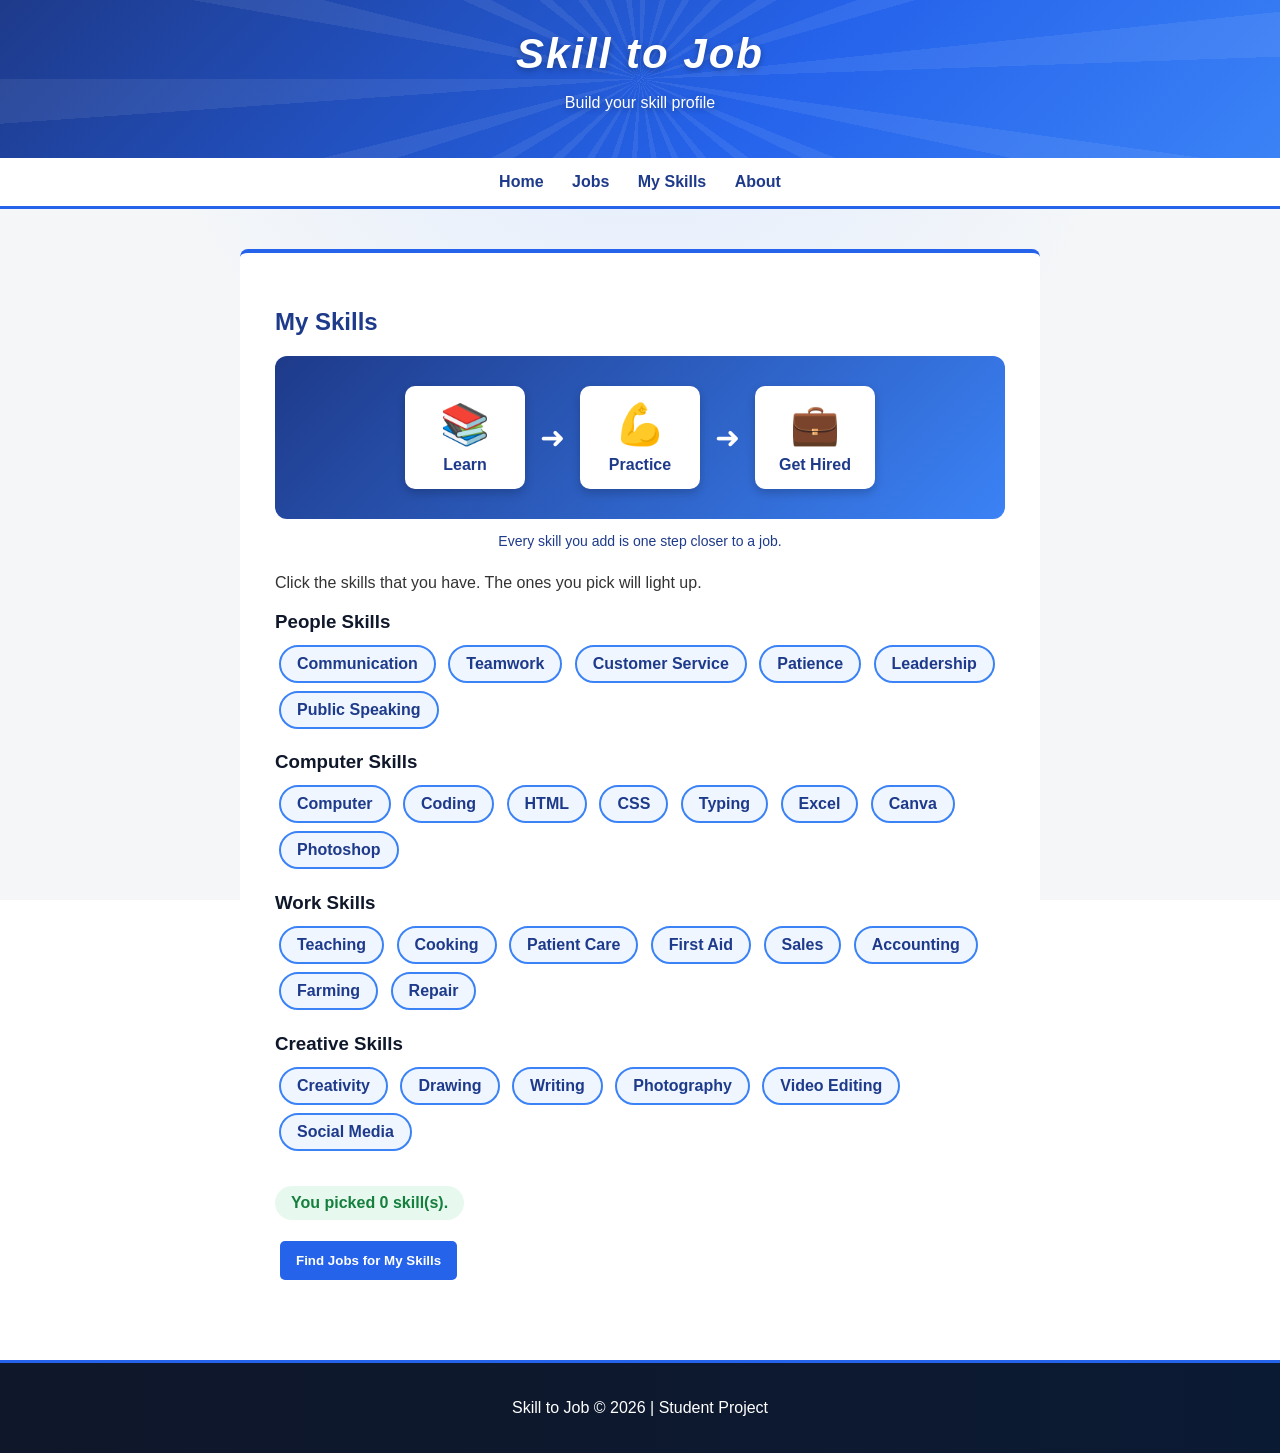
<file: skills.html>
<!DOCTYPE html>
<html>
<head>
    <title>Skill to Job - My Skills</title>
    <link rel="stylesheet" href="style.css">
</head>

<body>

<header>
    <h1>Skill to Job</h1>
    <p>Build your skill profile</p>
</header>

<nav>
    <a href="index.html">Home</a>
    <a href="jobs.html">Jobs</a>
    <a href="skills.html">My Skills</a>
    <a href="about.html">About</a>
</nav>


<section class="skills-page">

    <h2>My Skills</h2>

    <!-- BANNER -->
    <div class="skills-banner">
        <div class="banner-step">📚<p>Learn</p></div>
        <span class="arrow">➜</span>
        <div class="banner-step">💪<p>Practice</p></div>
        <span class="arrow">➜</span>
        <div class="banner-step">💼<p>Get Hired</p></div>
    </div>

    <p class="banner-text">Every skill you add is one step closer to a job.</p>

    <p>
        Click the skills that you have. The ones you pick will light up.
    </p>

    <h3>People Skills</h3>

    <div class="skill-picker">
        <input type="checkbox" id="skill1">
        <label for="skill1">Communication</label>

        <input type="checkbox" id="skill2">
        <label for="skill2">Teamwork</label>

        <input type="checkbox" id="skill3">
        <label for="skill3">Customer Service</label>

        <input type="checkbox" id="skill4">
        <label for="skill4">Patience</label>

        <input type="checkbox" id="skill5">
        <label for="skill5">Leadership</label>

        <input type="checkbox" id="skill6">
        <label for="skill6">Public Speaking</label>
    </div>

    <h3>Computer Skills</h3>

    <div class="skill-picker">
        <input type="checkbox" id="skill7">
        <label for="skill7">Computer</label>

        <input type="checkbox" id="skill8">
        <label for="skill8">Coding</label>

        <input type="checkbox" id="skill9">
        <label for="skill9">HTML</label>

        <input type="checkbox" id="skill10">
        <label for="skill10">CSS</label>

        <input type="checkbox" id="skill11">
        <label for="skill11">Typing</label>

        <input type="checkbox" id="skill12">
        <label for="skill12">Excel</label>

        <input type="checkbox" id="skill13">
        <label for="skill13">Canva</label>

        <input type="checkbox" id="skill14">
        <label for="skill14">Photoshop</label>
    </div>

    <h3>Work Skills</h3>

    <div class="skill-picker">
        <input type="checkbox" id="skill15">
        <label for="skill15">Teaching</label>

        <input type="checkbox" id="skill16">
        <label for="skill16">Cooking</label>

        <input type="checkbox" id="skill17">
        <label for="skill17">Patient Care</label>

        <input type="checkbox" id="skill18">
        <label for="skill18">First Aid</label>

        <input type="checkbox" id="skill19">
        <label for="skill19">Sales</label>

        <input type="checkbox" id="skill20">
        <label for="skill20">Accounting</label>

        <input type="checkbox" id="skill21">
        <label for="skill21">Farming</label>

        <input type="checkbox" id="skill22">
        <label for="skill22">Repair</label>
    </div>

    <h3>Creative Skills</h3>

    <div class="skill-picker">
        <input type="checkbox" id="skill23">
        <label for="skill23">Creativity</label>

        <input type="checkbox" id="skill24">
        <label for="skill24">Drawing</label>

        <input type="checkbox" id="skill25">
        <label for="skill25">Writing</label>

        <input type="checkbox" id="skill26">
        <label for="skill26">Photography</label>

        <input type="checkbox" id="skill27">
        <label for="skill27">Video Editing</label>

        <input type="checkbox" id="skill28">
        <label for="skill28">Social Media</label>
    </div>

    <p class="skill-total"></p>

    <a href="jobs.html">
        <button>Find Jobs for My Skills</button>
    </a>

</section>


<footer>
    <p>Skill to Job &copy; 2026 | Student Project</p>
</footer>

</body>
</html>
</file>
<file: style.css>
/* ===== GENERAL ===== */

* { box-sizing: border-box; }

body {
    margin: 0;
    font-family: Arial, sans-serif;
    color: #333;
    background: radial-gradient(circle at 50% 0%, #e0ecff 0%, #f4f6f8 45%) fixed;
}

a { text-decoration: none; }


/* ===== HEADER ===== */

header {
    position: relative;
    overflow: hidden;
    padding: 30px;
    color: white;
    text-align: center;
    background: linear-gradient(135deg, #1e3a8a 0%, #2563eb 60%, #3b82f6 100%);
    text-shadow: 0 2px 6px rgba(0, 0, 0, 0.3);
}

/* spinning light rays */
header::before {
    content: "";
    position: absolute;
    inset: -50%;
    background: repeating-conic-gradient(rgba(255, 255, 255, 0.07) 0deg 4deg, transparent 4deg 14deg);
    animation: spin 30s linear infinite;
    pointer-events: none;
}

header h1, header p { position: relative; z-index: 1; }

header h1 {
    margin: 0;
    font-size: 42px;
    font-style: italic;
    letter-spacing: 2px;
}

@keyframes spin { to { transform: rotate(360deg); } }


/* ===== NAVIGATION ===== */

nav {
    padding: 15px;
    text-align: center;
    background-color: white;
    border-bottom: 3px solid #2563eb;
}

nav a { margin: 0 12px; color: #1e3a8a; font-weight: bold; transition: 0.2s; }
nav a:hover { color: #2563eb; text-decoration: underline; }


/* ===== BUTTONS ===== */

button {
    margin: 5px;
    padding: 12px 16px;
    border: none;
    border-radius: 5px;
    color: white;
    font-weight: bold;
    cursor: pointer;
    background: #2563eb;
    transition: transform 0.15s, box-shadow 0.2s;
}

button:hover {
    background: #1d4ed8;
    transform: translateY(-2px);
    box-shadow: 0 0 14px #3b82f6;
}

button:focus-visible { outline: none; box-shadow: 0 0 10px rgba(37, 99, 235, 0.6); }

.btn-outline { background: white; color: #1e3a8a; border: 2px solid #2563eb; }
.btn-outline:hover { color: white; }


/* ===== HOME ===== */

.hero {
    padding: 70px 20px;
    text-align: center;
    background: linear-gradient(180deg, #eff6ff 0%, #dbeafe 100%);
}

.hero h2 { font-size: 32px; color: #1e3a8a; }

.home-content { padding: 40px 20px; text-align: center; }

.steps, .stats, .team {
    display: flex;
    justify-content: center;
    flex-wrap: wrap;
    gap: 20px;
}

.step {
    width: 250px;
    padding: 20px;
    background-color: white;
    border-radius: 8px;
    border-top: 4px solid #2563eb;
    box-shadow: 0 2px 7px #ccc;
    transition: 0.2s;
}

.page-card { text-align: center; }
.page-icon { font-size: 40px; }

.stats { padding: 30px 20px 0; }

.stat {
    width: 200px;
    padding: 15px;
    text-align: center;
    background-color: white;
    border-radius: 8px;
    border-bottom: 4px solid #1e3a8a;
    box-shadow: 0 2px 8px #ddd;
}

.stat h3 { margin: 0; font-size: 34px; color: #2563eb; }
.stat p { margin: 5px 0 0; font-weight: bold; color: #0f172a; }

.cta {
    margin-top: 30px;
    padding: 50px 20px;
    text-align: center;
    color: white;
    background: linear-gradient(135deg, #1e3a8a 0%, #2563eb 100%);
}

.cta h2 { margin-top: 0; font-size: 30px; }
.cta button { padding: 14px 28px; font-size: 16px; color: #1e3a8a; background: white; }
.cta button:hover { background: #dbeafe; }


/* ===== MASCOT ===== */

.mascot { position: relative; width: 130px; height: 150px; margin: 0 auto 10px; }

.mascot-body {
    position: absolute;
    left: 25px;
    top: 10px;
    width: 80px;
    height: 100px;
    border-radius: 40px;
    background: linear-gradient(135deg, #60a5fa, #2563eb);
    box-shadow: 0 0 18px rgba(37, 99, 235, 0.6);
}

.eye {
    position: absolute;
    top: 30px;
    width: 10px;
    height: 14px;
    border-radius: 50%;
    background-color: #0f172a;
}

.eye.left  { left: 22px; }
.eye.right { right: 22px; }

.smile {
    position: absolute;
    left: 25px;
    top: 52px;
    width: 30px;
    height: 15px;
    border-bottom: 4px solid #0f172a;
    border-radius: 0 0 20px 20px;
}

.arm {
    position: absolute;
    width: 12px;
    height: 45px;
    border-radius: 6px;
    background-color: #2563eb;
}

.arm.wave {
    left: 12px;
    top: 0;
    transform-origin: bottom;
    animation: wave 1s ease-in-out infinite alternate;
}

.arm.hold { right: 14px; top: 50px; transform: rotate(20deg); }

.briefcase {
    position: absolute;
    right: 0;
    top: 95px;
    width: 34px;
    height: 26px;
    border-radius: 4px;
    background-color: #0f172a;
}

/* briefcase handle */
.briefcase::before {
    content: "";
    position: absolute;
    left: 10px;
    top: -8px;
    width: 10px;
    height: 6px;
    border: 3px solid #0f172a;
    border-bottom: none;
    border-radius: 4px 4px 0 0;
}

@keyframes wave {
    from { transform: rotate(-40deg); }
    to   { transform: rotate(-10deg); }
}


/* ===== WHITE BOXES (search, skills, about) ===== */

.search-box, .skills-page, .about-page {
    width: 90%;
    max-width: 800px;
    margin: 40px auto;
    padding: 35px;
    background-color: white;
    border-radius: 8px;
    border-top: 4px solid #2563eb;
}

.search-box {
    position: relative;
    overflow: hidden;
    margin: 25px auto;
    text-align: center;
    box-shadow: 0 0 20px rgba(37, 99, 235, 0.25);
    background:
        radial-gradient(circle at 0% 100%, rgba(96, 165, 250, 0.35) 0%, transparent 35%),
        radial-gradient(circle at 100% 0%, rgba(30, 58, 138, 0.18) 0%, transparent 35%),
        white;
}

/* light rays in the corner */
.search-box::before {
    content: "";
    position: absolute;
    top: -120px;
    right: -120px;
    width: 260px;
    height: 260px;
    border-radius: 50%;
    background: repeating-conic-gradient(rgba(37, 99, 235, 0.12) 0deg 6deg, transparent 6deg 18deg);
    pointer-events: none;
}

.search-box h2 { position: relative; font-size: 34px; font-style: italic; color: #0f172a; }
.search-box p { position: relative; color: #475569; }
.search-box button { position: relative; padding: 12px 26px; border-radius: 30px; }


/* ===== TITLES ===== */

.section-title {
    margin-top: 35px;
    text-align: center;
    font-size: 30px;
    font-style: italic;
    color: #1e3a8a;
}

/* line under the title */
.section-title::after {
    content: "";
    display: block;
    width: 90px;
    height: 4px;
    margin: 10px auto 0;
    border-radius: 4px;
    background: linear-gradient(90deg, #60a5fa, #2563eb, #1e3a8a);
    box-shadow: 0 0 8px #3b82f6;
}


/* ===== CATEGORY BUTTONS ===== */

.filter {
    max-width: 1450px;
    margin: 20px auto;
    padding: 25px 20px;
    text-align: center;
    border-radius: 60px;
    background: linear-gradient(90deg, rgba(96, 165, 250, 0.15), rgba(37, 99, 235, 0.18), rgba(30, 58, 138, 0.12));
}

.filter a {
    display: inline-block;
    margin: 5px;
    padding: 10px 18px;
    font-weight: bold;
    color: #1e3a8a;
    background: white;
    border: 2px solid #2563eb;
    border-radius: 20px;
    transition: 0.2s;
}

.filter a:hover, .filter a:focus-visible {
    color: white;
    background: #2563eb;
    box-shadow: 0 0 14px rgba(37, 99, 235, 0.6);
}

.filter a:hover { transform: translateY(-3px) scale(1.05); }


/* ===== JOBS ===== */

.cat-section { padding-top: 10px; }
.cat-title { text-align: center; color: #0f172a; font-style: italic; }

/* when a category is clicked (example: jobs.html#healthcare), hide the others */
body:has(.cat-section:target) .cat-section:not(:target) { display: none; }

.job-container {
    display: flex;
    flex-wrap: wrap;
    justify-content: center;
    gap: 20px;
    padding: 20px;
}

.job-card {
    position: relative;
    overflow: hidden;
    width: 300px;
    padding: 20px;
    background-color: white;
    border-radius: 8px;
    border-top: 4px solid #2563eb;
    border-left: 4px solid #1e3a8a;
    box-shadow: 0 2px 8px #ccc;
    transition: 0.2s;
}

.step:hover, .job-card:hover {
    transform: translateY(-4px);
    box-shadow: 0 0 18px rgba(37, 99, 235, 0.55);
}

/* glowing circle in the corner */
.job-card::before {
    content: "";
    position: absolute;
    top: -40px;
    right: -40px;
    width: 110px;
    height: 110px;
    border-radius: 50%;
    background: radial-gradient(circle, rgba(96, 165, 250, 0.6) 0%, rgba(37, 99, 235, 0.25) 45%, transparent 70%);
    pointer-events: none;
}

.home-content .job-card { text-align: left; }
.job-card h3 { margin-top: 0; font-size: 20px; color: #1e3a8a; }
.job-card p { margin: 6px 0; font-size: 15px; line-height: 1.5; }
.job-card .info { line-height: 1.9; }
.job-card .company { margin-top: -10px; font-weight: bold; color: #2563eb; }
.job-card .description { margin: 12px 0; color: #555; }

.category {
    display: inline-block;
    padding: 5px 12px;
    font-size: 13px;
    font-weight: bold;
    color: #1e3a8a;
    background-color: #dbeafe;
    border: 1px solid #3b82f6;
    border-radius: 20px;
}

.skill-tags { margin: 10px 0; }

.skill-tags span {
    display: inline-block;
    margin: 3px;
    padding: 4px 10px;
    font-size: 12px;
    color: #1e3a8a;
    background-color: #e0e7ff;
    border-radius: 12px;
}

/* apply button */
.apply-btn {
    display: block;
    margin-top: 10px;
    padding: 10px;
    text-align: center;
    color: white;
    font-weight: bold;
    border-radius: 20px;
    background: #2563eb;
}

.apply-btn:hover { background: #1d4ed8; box-shadow: 0 0 14px #3b82f6; }


/* ===== MY SKILLS ===== */

.skills-page { counter-reset: myskills; }
.skills-page h2, .about-page h2 { color: #1e3a8a; }
.skills-page h3 { margin-bottom: 8px; color: #0f172a; }

/* banner: Learn -> Practice -> Get Hired */
.skills-banner {
    display: flex;
    justify-content: center;
    align-items: center;
    flex-wrap: wrap;
    gap: 15px;
    margin-top: 10px;
    padding: 30px 20px;
    border-radius: 12px;
    background: linear-gradient(135deg, #1e3a8a, #3b82f6);
}

.banner-step {
    width: 120px;
    padding: 15px;
    text-align: center;
    font-size: 40px;
    background-color: white;
    border-radius: 10px;
    box-shadow: 0 4px 10px rgba(0, 0, 0, 0.2);
}

.banner-step p { margin: 8px 0 0; font-size: 16px; font-weight: bold; color: #1e3a8a; }
.arrow { font-size: 30px; color: white; }
.banner-text { margin-bottom: 25px; text-align: center; font-size: 14px; color: #1e3a8a; }

/* hide the checkbox but keep it working (display: none would stop the counter) */
.skill-picker input { position: absolute; opacity: 0; width: 0; height: 0; }

.skill-picker label {
    display: inline-block;
    margin: 4px;
    padding: 8px 16px;
    font-weight: bold;
    color: #1e3a8a;
    cursor: pointer;
    background-color: #eff6ff;
    border: 2px solid #3b82f6;
    border-radius: 20px;
    transition: 0.2s;
}

.skill-picker label:hover { transform: translateY(-2px); }

/* picked skills light up and get counted */
.skill-picker input:checked { counter-increment: myskills; }

.skill-picker input:checked + label {
    color: white;
    background: #2563eb;
    border-color: transparent;
    box-shadow: 0 0 12px rgba(37, 99, 235, 0.6);
}

.skill-total::after {
    content: "You picked " counter(myskills) " skill(s).";
    display: inline-block;
    margin-top: 15px;
    padding: 8px 16px;
    font-weight: bold;
    color: #15803d;
    background-color: #e7f9ee;
    border-radius: 20px;
}


/* ===== ABOUT ===== */

.about-page { line-height: 1.6; }

.team { gap: 30px; margin: 20px 0; }

.team-member {
    width: 340px;
    padding: 20px;
    text-align: center;
    background-color: #eff6ff;
    border-radius: 12px;
    border-top: 4px solid #2563eb;
    box-shadow: 0 2px 10px #ddd;
}

/* PHOTO */
.team-member img {
    width: 100%;
    height: 380px;
    object-fit: cover;
    border-radius: 10px;
    border: 4px solid #2563eb;
    background-color: #dbeafe;
}

.team-member h3 { margin: 15px 0 5px; font-size: 22px; color: #1e3a8a; }
.team-member p { margin: 0; font-size: 16px; color: #777; }

.map-box { text-align: center; }

.map-box iframe {
    max-width: 100%;
    border-radius: 10px;
    box-shadow: 0 0 12px rgba(37, 99, 235, 0.35);
}


/* ===== FOOTER ===== */

footer {
    margin-top: 40px;
    padding: 20px;
    text-align: center;
    color: white;
    background: linear-gradient(90deg, #0f172a, #0b1a33);
    border-top: 3px solid #2563eb;
}


/* ===== MOBILE ===== */

@media (max-width: 600px) {
    .job-card, .stat, .team-member { width: 90%; }
    nav a { display: inline-block; margin: 6px; }
    .filter { border-radius: 20px; }
    .search-box h2 { font-size: 26px; }
    .cta h2 { font-size: 24px; }
}

/* stop the spinning for users who want less motion */
@media (prefers-reduced-motion: reduce) {
    header::before { animation: none; }
}
</file>
